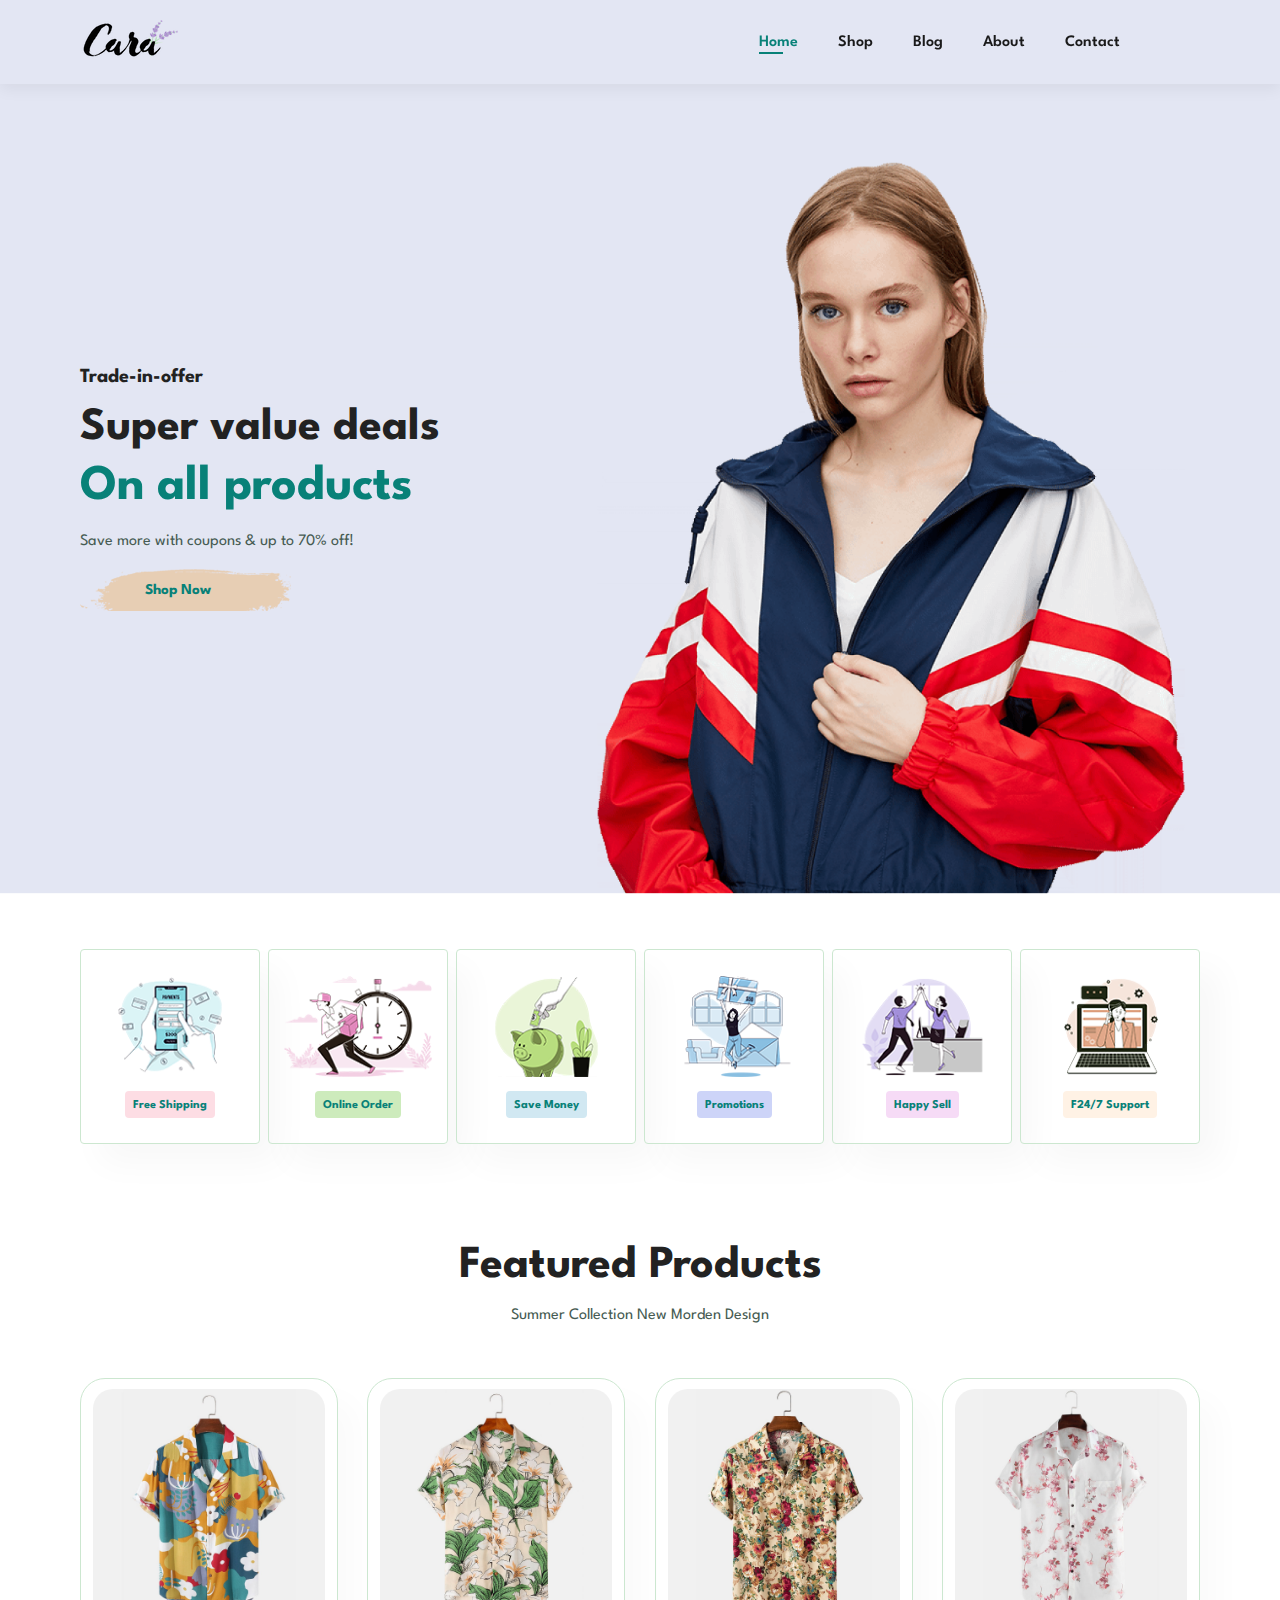
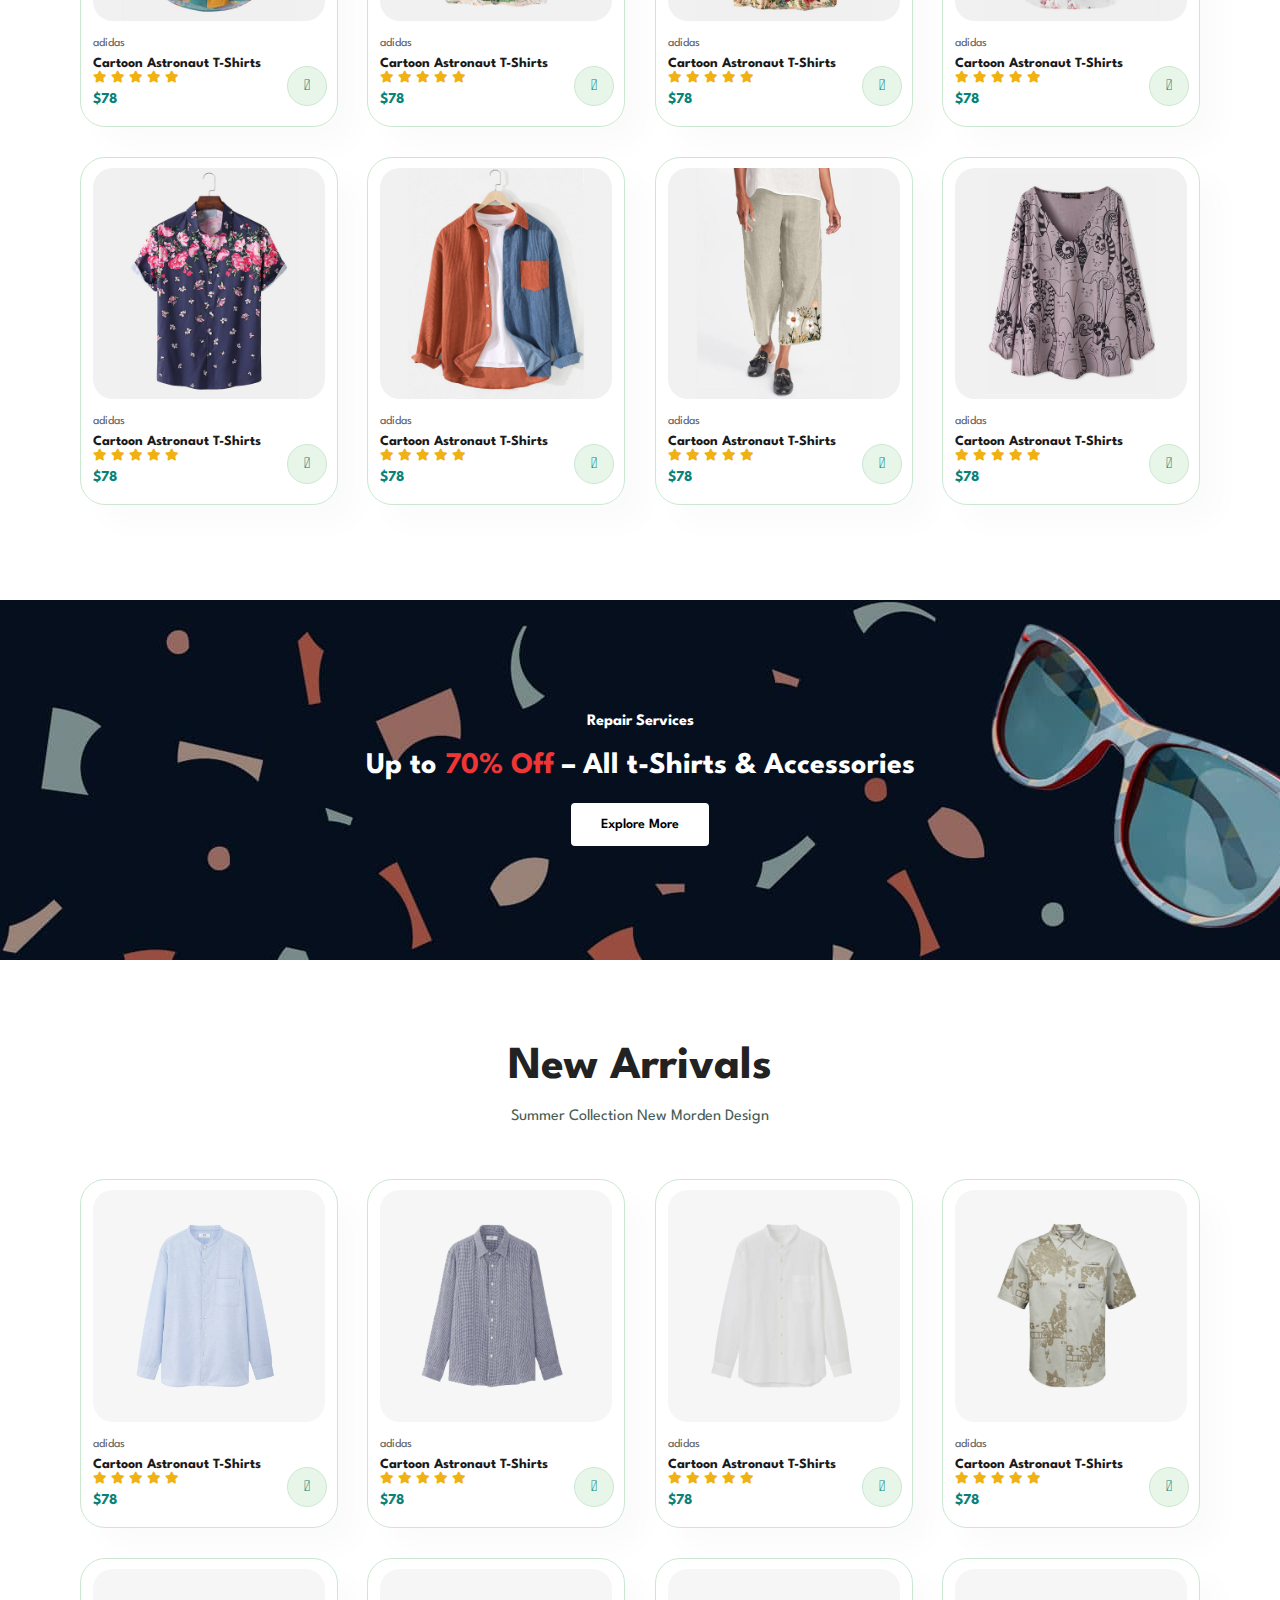
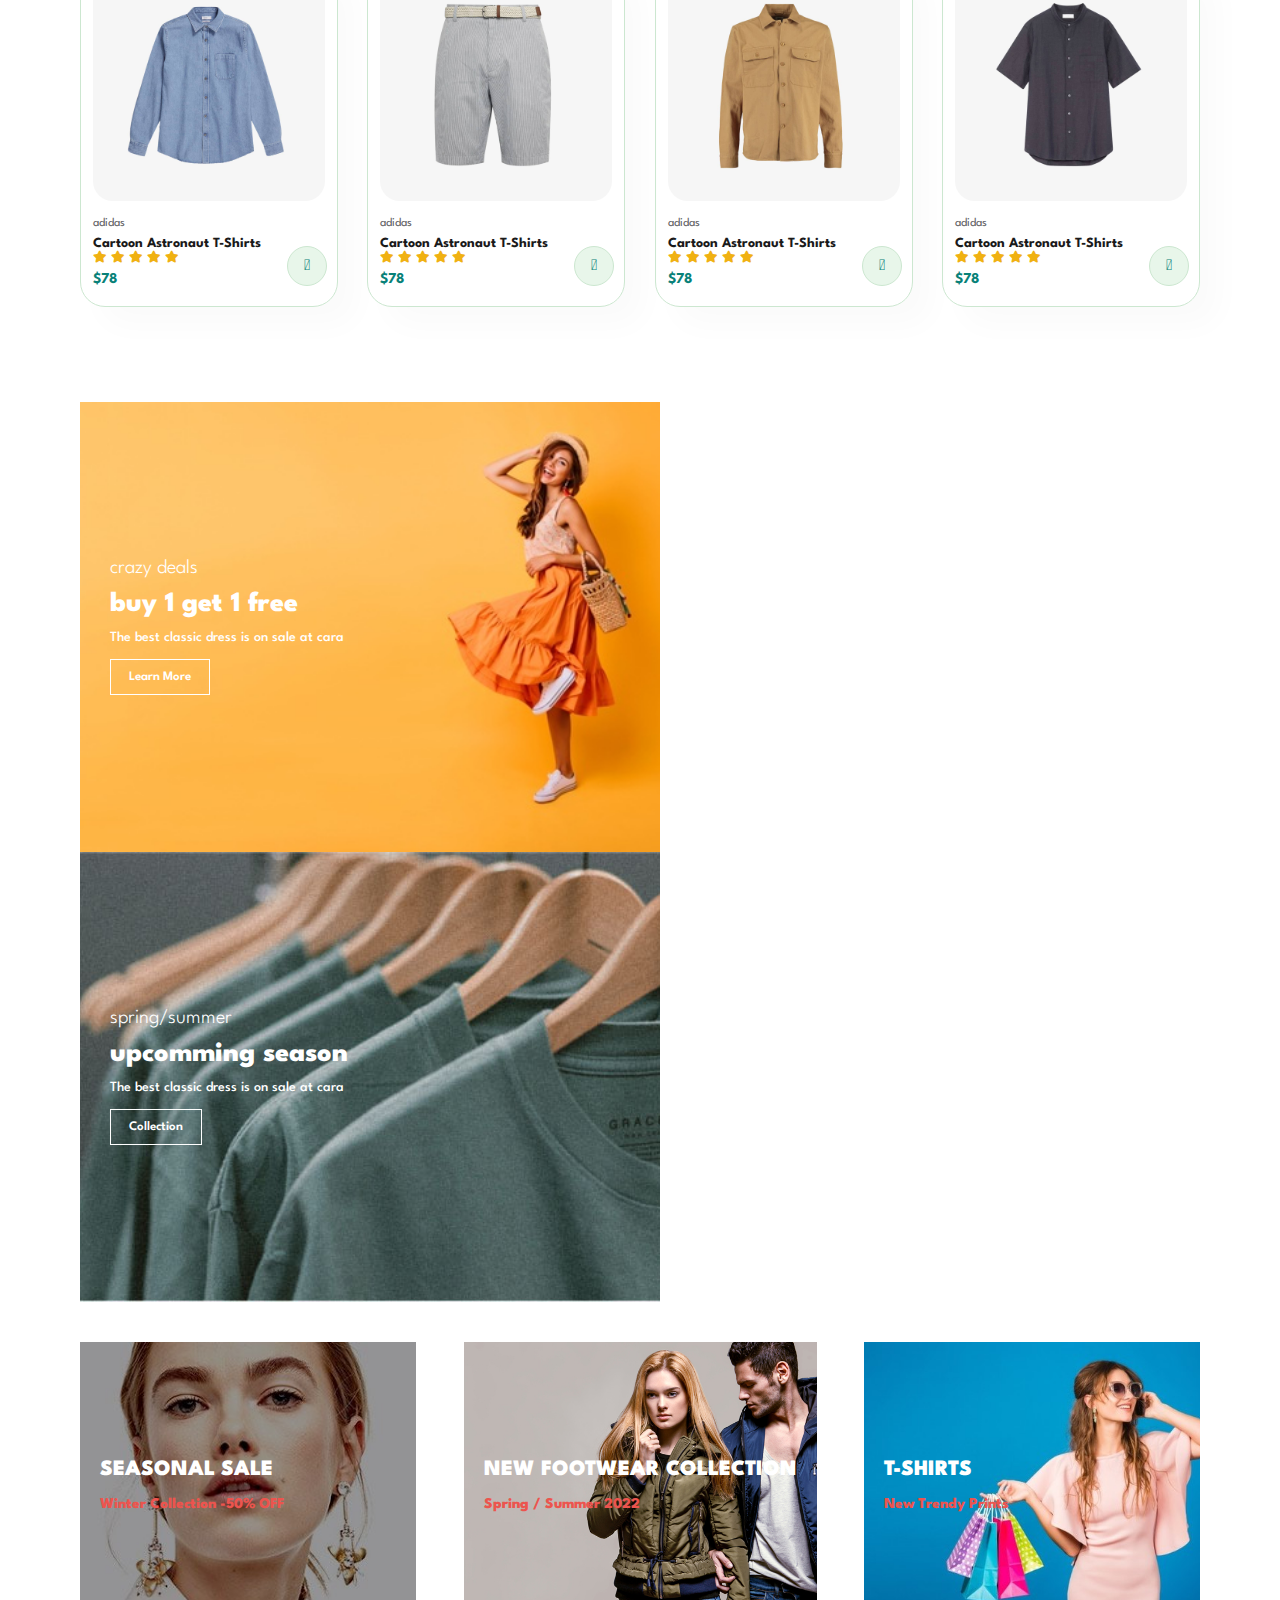
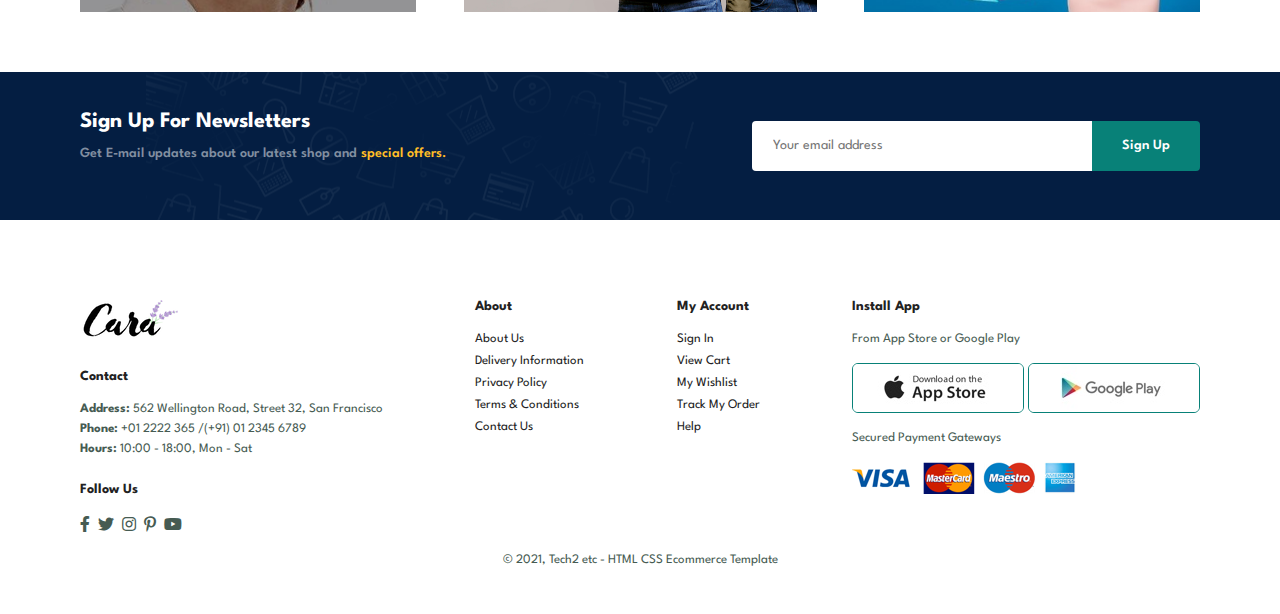
<file: index.html>
<!DOCTYPE html>
<html lang="en">

<head>
    <meta charset="UTF-8">
    <meta http-equiv="X-UA-Compatible" content="IE=edge">
    <meta name="viewport" content="width=device-width, initial-scale=1.0">
    <title>Tech2etc Ecommerce Tutorial</title>
    <link rel="stylesheet" href="https://pro.fontawesome.com/releases/v5.10.0/css/all.css" />

    <link rel="stylesheet" href="style.css">
</head>

<body>

    <section id="header">
        <a href="#"><img src="img/logo.png" class="logo" alt=""></a>

        <div>
            <ul id="navbar">
                <li><a class="active" href="index.html">Home</a></li>
                <li><a href="shop.html">Shop</a></li>
                <li><a href="blog.html">Blog</a></li>
                <li><a href="about.html">About</a></li>
                <li><a href="contact.html">Contact</a></li>
                <li id="lg-bag"><a href="cart.html"><i class="far fa-shopping-bag"></i></a></li>
                <a href="#" id="close"><i class="far fa-times"></i></a>
            </ul>
        </div>
        <div id="mobile">
            <a href="cart.html"><i class="far fa-shopping-bag"></i></a>
            <i id="bar" class="fas fa-outdent"></i>
        </div>
    </section>

    <section id="hero">
        <h4>Trade-in-offer</h4>
        <h2>Super value deals</h2>
        <h1>On all products</h1>
        <p>Save more with coupons & up to 70% off! </p>
        <button>Shop Now</button>
    </section>

    <section id="feature" class="section-p1">
        <div class="fe-box">
            <img src="img/features/f1.png" alt="">
            <h6>Free Shipping</h6>
        </div>
        <div class="fe-box">
            <img src="img/features/f2.png" alt="">
            <h6>Online Order</h6>
        </div>
        <div class="fe-box">
            <img src="img/features/f3.png" alt="">
            <h6>Save Money</h6>
        </div>
        <div class="fe-box">
            <img src="img/features/f4.png" alt="">
            <h6>Promotions</h6>
        </div>
        <div class="fe-box">
            <img src="img/features/f5.png" alt="">
            <h6>Happy Sell</h6>
        </div>
        <div class="fe-box">
            <img src="img/features/f6.png" alt="">
            <h6>F24/7 Support</h6>
        </div>
    </section>

    <section id="product1" class="section-p1">
        <h2>Featured Products</h2>
        <p>Summer Collection New Morden Design</p>
        <div class="pro-container">
            <div class="pro">
                <img src="img/products/f1.jpg" alt="">
                <div class="des">
                    <span>adidas</span>
                    <h5>Cartoon Astronaut T-Shirts</h5>
                    <div class="star">
                        <i class="fas fa-star"></i>
                        <i class="fas fa-star"></i>
                        <i class="fas fa-star"></i>
                        <i class="fas fa-star"></i>
                        <i class="fas fa-star"></i>
                    </div>
                    <h4>$78</h4>
                </div>
                <a href="#"><i class="fal fa-shopping-cart cart"></i></a>
            </div>
            <div class="pro">
                <img src="img/products/f2.jpg" alt="">
                <div class="des">
                    <span>adidas</span>
                    <h5>Cartoon Astronaut T-Shirts</h5>
                    <div class="star">
                        <i class="fas fa-star"></i>
                        <i class="fas fa-star"></i>
                        <i class="fas fa-star"></i>
                        <i class="fas fa-star"></i>
                        <i class="fas fa-star"></i>
                    </div>
                    <h4>$78</h4>
                </div>
                <a href="#"><i class="fal fa-shopping-cart cart"></i></a>
            </div>
            <div class="pro">
                <img src="img/products/f3.jpg" alt="">
                <div class="des">
                    <span>adidas</span>
                    <h5>Cartoon Astronaut T-Shirts</h5>
                    <div class="star">
                        <i class="fas fa-star"></i>
                        <i class="fas fa-star"></i>
                        <i class="fas fa-star"></i>
                        <i class="fas fa-star"></i>
                        <i class="fas fa-star"></i>
                    </div>
                    <h4>$78</h4>
                </div>
                <a href="#"><i class="fal fa-shopping-cart cart"></i></a>
            </div>
            <div class="pro">
                <img src="img/products/f4.jpg" alt="">
                <div class="des">
                    <span>adidas</span>
                    <h5>Cartoon Astronaut T-Shirts</h5>
                    <div class="star">
                        <i class="fas fa-star"></i>
                        <i class="fas fa-star"></i>
                        <i class="fas fa-star"></i>
                        <i class="fas fa-star"></i>
                        <i class="fas fa-star"></i>
                    </div>
                    <h4>$78</h4>
                </div>
                <a href="#"><i class="fal fa-shopping-cart cart"></i></a>
            </div>
            <div class="pro">
                <img src="img/products/f5.jpg" alt="">
                <div class="des">
                    <span>adidas</span>
                    <h5>Cartoon Astronaut T-Shirts</h5>
                    <div class="star">
                        <i class="fas fa-star"></i>
                        <i class="fas fa-star"></i>
                        <i class="fas fa-star"></i>
                        <i class="fas fa-star"></i>
                        <i class="fas fa-star"></i>
                    </div>
                    <h4>$78</h4>
                </div>
                <a href="#"><i class="fal fa-shopping-cart cart"></i></a>
            </div>
            <div class="pro">
                <img src="img/products/f6.jpg" alt="">
                <div class="des">
                    <span>adidas</span>
                    <h5>Cartoon Astronaut T-Shirts</h5>
                    <div class="star">
                        <i class="fas fa-star"></i>
                        <i class="fas fa-star"></i>
                        <i class="fas fa-star"></i>
                        <i class="fas fa-star"></i>
                        <i class="fas fa-star"></i>
                    </div>
                    <h4>$78</h4>
                </div>
                <a href="#"><i class="fal fa-shopping-cart cart"></i></a>
            </div>
            <div class="pro">
                <img src="img/products/f7.jpg" alt="">
                <div class="des">
                    <span>adidas</span>
                    <h5>Cartoon Astronaut T-Shirts</h5>
                    <div class="star">
                        <i class="fas fa-star"></i>
                        <i class="fas fa-star"></i>
                        <i class="fas fa-star"></i>
                        <i class="fas fa-star"></i>
                        <i class="fas fa-star"></i>
                    </div>
                    <h4>$78</h4>
                </div>
                <a href="#"><i class="fal fa-shopping-cart cart"></i></a>
            </div>
            <div class="pro">
                <img src="img/products/f8.jpg" alt="">
                <div class="des">
                    <span>adidas</span>
                    <h5>Cartoon Astronaut T-Shirts</h5>
                    <div class="star">
                        <i class="fas fa-star"></i>
                        <i class="fas fa-star"></i>
                        <i class="fas fa-star"></i>
                        <i class="fas fa-star"></i>
                        <i class="fas fa-star"></i>
                    </div>
                    <h4>$78</h4>
                </div>
                <a href="#"><i class="fal fa-shopping-cart cart"></i></a>
            </div>
        </div>
    </section>

    <section id="banner" class="section-m1">
        <h4>Repair Services </h4>
        <h2>Up to <span>70% Off</span> – All t-Shirts & Accessories</h2>
        <button class="normal">Explore More</button>
    </section>

    <section id="product1" class="section-p1">
        <h2>New Arrivals</h2>
        <p>Summer Collection New Morden Design</p>
        <div class="pro-container">
            <div class="pro">
                <img src="img/products/n1.jpg" alt="">
                <div class="des">
                    <span>adidas</span>
                    <h5>Cartoon Astronaut T-Shirts</h5>
                    <div class="star">
                        <i class="fas fa-star"></i>
                        <i class="fas fa-star"></i>
                        <i class="fas fa-star"></i>
                        <i class="fas fa-star"></i>
                        <i class="fas fa-star"></i>
                    </div>
                    <h4>$78</h4>
                </div>
                <a href="#"><i class="fal fa-shopping-cart cart"></i></a>
            </div>
            <div class="pro">
                <img src="img/products/n2.jpg" alt="">
                <div class="des">
                    <span>adidas</span>
                    <h5>Cartoon Astronaut T-Shirts</h5>
                    <div class="star">
                        <i class="fas fa-star"></i>
                        <i class="fas fa-star"></i>
                        <i class="fas fa-star"></i>
                        <i class="fas fa-star"></i>
                        <i class="fas fa-star"></i>
                    </div>
                    <h4>$78</h4>
                </div>
                <a href="#"><i class="fal fa-shopping-cart cart"></i></a>
            </div>
            <div class="pro">
                <img src="img/products/n3.jpg" alt="">
                <div class="des">
                    <span>adidas</span>
                    <h5>Cartoon Astronaut T-Shirts</h5>
                    <div class="star">
                        <i class="fas fa-star"></i>
                        <i class="fas fa-star"></i>
                        <i class="fas fa-star"></i>
                        <i class="fas fa-star"></i>
                        <i class="fas fa-star"></i>
                    </div>
                    <h4>$78</h4>
                </div>
                <a href="#"><i class="fal fa-shopping-cart cart"></i></a>
            </div>
            <div class="pro">
                <img src="img/products/n4.jpg" alt="">
                <div class="des">
                    <span>adidas</span>
                    <h5>Cartoon Astronaut T-Shirts</h5>
                    <div class="star">
                        <i class="fas fa-star"></i>
                        <i class="fas fa-star"></i>
                        <i class="fas fa-star"></i>
                        <i class="fas fa-star"></i>
                        <i class="fas fa-star"></i>
                    </div>
                    <h4>$78</h4>
                </div>
                <a href="#"><i class="fal fa-shopping-cart cart"></i></a>
            </div>
            <div class="pro">
                <img src="img/products/n5.jpg" alt="">
                <div class="des">
                    <span>adidas</span>
                    <h5>Cartoon Astronaut T-Shirts</h5>
                    <div class="star">
                        <i class="fas fa-star"></i>
                        <i class="fas fa-star"></i>
                        <i class="fas fa-star"></i>
                        <i class="fas fa-star"></i>
                        <i class="fas fa-star"></i>
                    </div>
                    <h4>$78</h4>
                </div>
                <a href="#"><i class="fal fa-shopping-cart cart"></i></a>
            </div>
            <div class="pro">
                <img src="img/products/n6.jpg" alt="">
                <div class="des">
                    <span>adidas</span>
                    <h5>Cartoon Astronaut T-Shirts</h5>
                    <div class="star">
                        <i class="fas fa-star"></i>
                        <i class="fas fa-star"></i>
                        <i class="fas fa-star"></i>
                        <i class="fas fa-star"></i>
                        <i class="fas fa-star"></i>
                    </div>
                    <h4>$78</h4>
                </div>
                <a href="#"><i class="fal fa-shopping-cart cart"></i></a>
            </div>
            <div class="pro">
                <img src="img/products/n7.jpg" alt="">
                <div class="des">
                    <span>adidas</span>
                    <h5>Cartoon Astronaut T-Shirts</h5>
                    <div class="star">
                        <i class="fas fa-star"></i>
                        <i class="fas fa-star"></i>
                        <i class="fas fa-star"></i>
                        <i class="fas fa-star"></i>
                        <i class="fas fa-star"></i>
                    </div>
                    <h4>$78</h4>
                </div>
                <a href="#"><i class="fal fa-shopping-cart cart"></i></a>
            </div>
            <div class="pro">
                <img src="img/products/n8.jpg" alt="">
                <div class="des">
                    <span>adidas</span>
                    <h5>Cartoon Astronaut T-Shirts</h5>
                    <div class="star">
                        <i class="fas fa-star"></i>
                        <i class="fas fa-star"></i>
                        <i class="fas fa-star"></i>
                        <i class="fas fa-star"></i>
                        <i class="fas fa-star"></i>
                    </div>
                    <h4>$78</h4>
                </div>
                <a href="#"><i class="fal fa-shopping-cart cart"></i></a>
            </div>
        </div>
    </section>

    <section id="sm-banner" class="section-p1">
        <div class="banner-box">
            <h4>crazy deals</h4>
            <h2>buy 1 get 1 free</h2>
            <span>The best classic dress is on sale at cara</span>
            <button class="white">Learn More</button>
        </div>
        <div class="banner-box banner-box2">
            <h4>spring/summer</h4>
            <h2>upcomming season</h2>
            <span>The best classic dress is on sale at cara</span>
            <button class="white">Collection</button>
        </div>
    </section>

    <section id="banner3">
        <div class="banner-box">
            <h2>SEASONAL SALE</h2>
            <h3>Winter Collection -50% OFF</h3>
        </div>
        <div class="banner-box banner-box2">
            <h2>NEW FOOTWEAR COLLECTION </h2>
            <h3>Spring / Summer 2022</h3>
        </div>
        <div class="banner-box banner-box3">
            <h2>T-SHIRTS</h2>
            <h3>New Trendy Prints</h3>
        </div>
    </section>

    <section id="newsletter" class="section-p1 section-m1">
        <div class="newstext">
            <h4>Sign Up For Newsletters</h4>
            <p>Get E-mail updates about our latest shop and <span>special offers.</span> </p>
        </div>
        <div class="form">
            <input type="text" placeholder="Your email address">
            <button class="normal">Sign Up</button>
        </div>
    </section>

    <footer class="section-p1">
        <div class="col">
            <img class="logo" src="img/logo.png" alt="">
            <h4>Contact</h4>
            <p><strong>Address: </strong> 562 Wellington Road, Street 32, San Francisco</p>
            <p><strong>Phone:</strong> +01 2222 365 /(+91) 01 2345 6789</p>
            <p><strong>Hours:</strong> 10:00 - 18:00, Mon - Sat</p>
            <div class="follow">
                <h4>Follow Us</h4>
                <div class="icon">
                    <i class="fab fa-facebook-f"></i>
                    <i class="fab fa-twitter"></i>
                    <i class="fab fa-instagram"></i>
                    <i class="fab fa-pinterest-p"></i>
                    <i class="fab fa-youtube"></i>
                </div>
            </div>
        </div>

        <div class="col">
            <h4>About</h4>
            <a href="#">About Us</a>
            <a href="#">Delivery Information</a>
            <a href="#">Privacy Policy</a>
            <a href="#">Terms & Conditions</a>
            <a href="#">Contact Us</a>
        </div>

        <div class="col">
            <h4>My Account</h4>
            <a href="#">Sign In</a>
            <a href="#">View Cart</a>
            <a href="#">My Wishlist</a>
            <a href="#">Track My Order</a>
            <a href="#">Help</a>
        </div>

        <div class="col install">
            <h4>Install App</h4>
            <p>From App Store or Google Play</p>
            <div class="row">
                <img src="img/pay/app.jpg" alt="">
                <img src="img/pay/play.jpg" alt="">
            </div>
            <p>Secured Payment Gateways </p>
            <img src="img/pay/pay.png" alt="">
        </div>

        <div class="copyright">
            <p>© 2021, Tech2 etc - HTML CSS Ecommerce Template</p>
        </div>
    </footer>


    <script src="script.js"></script>
</body>

</html>
</file>
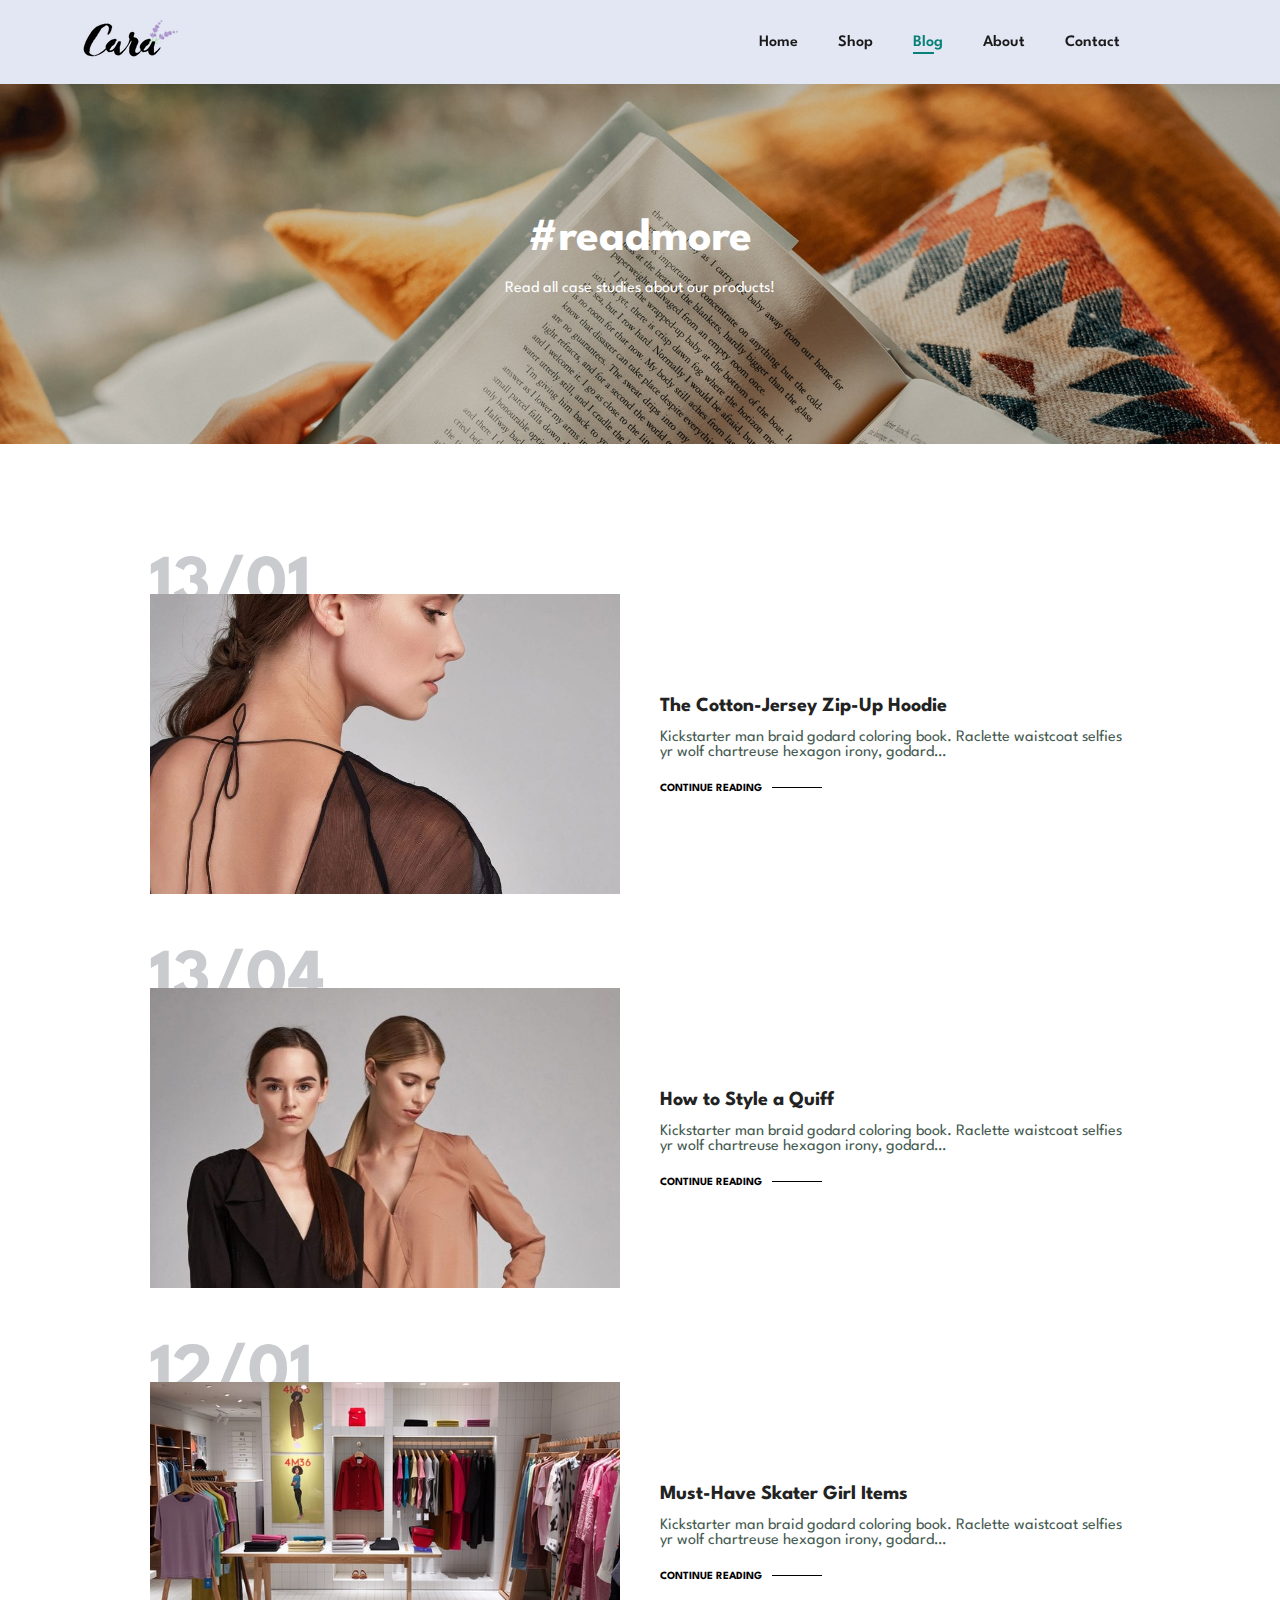
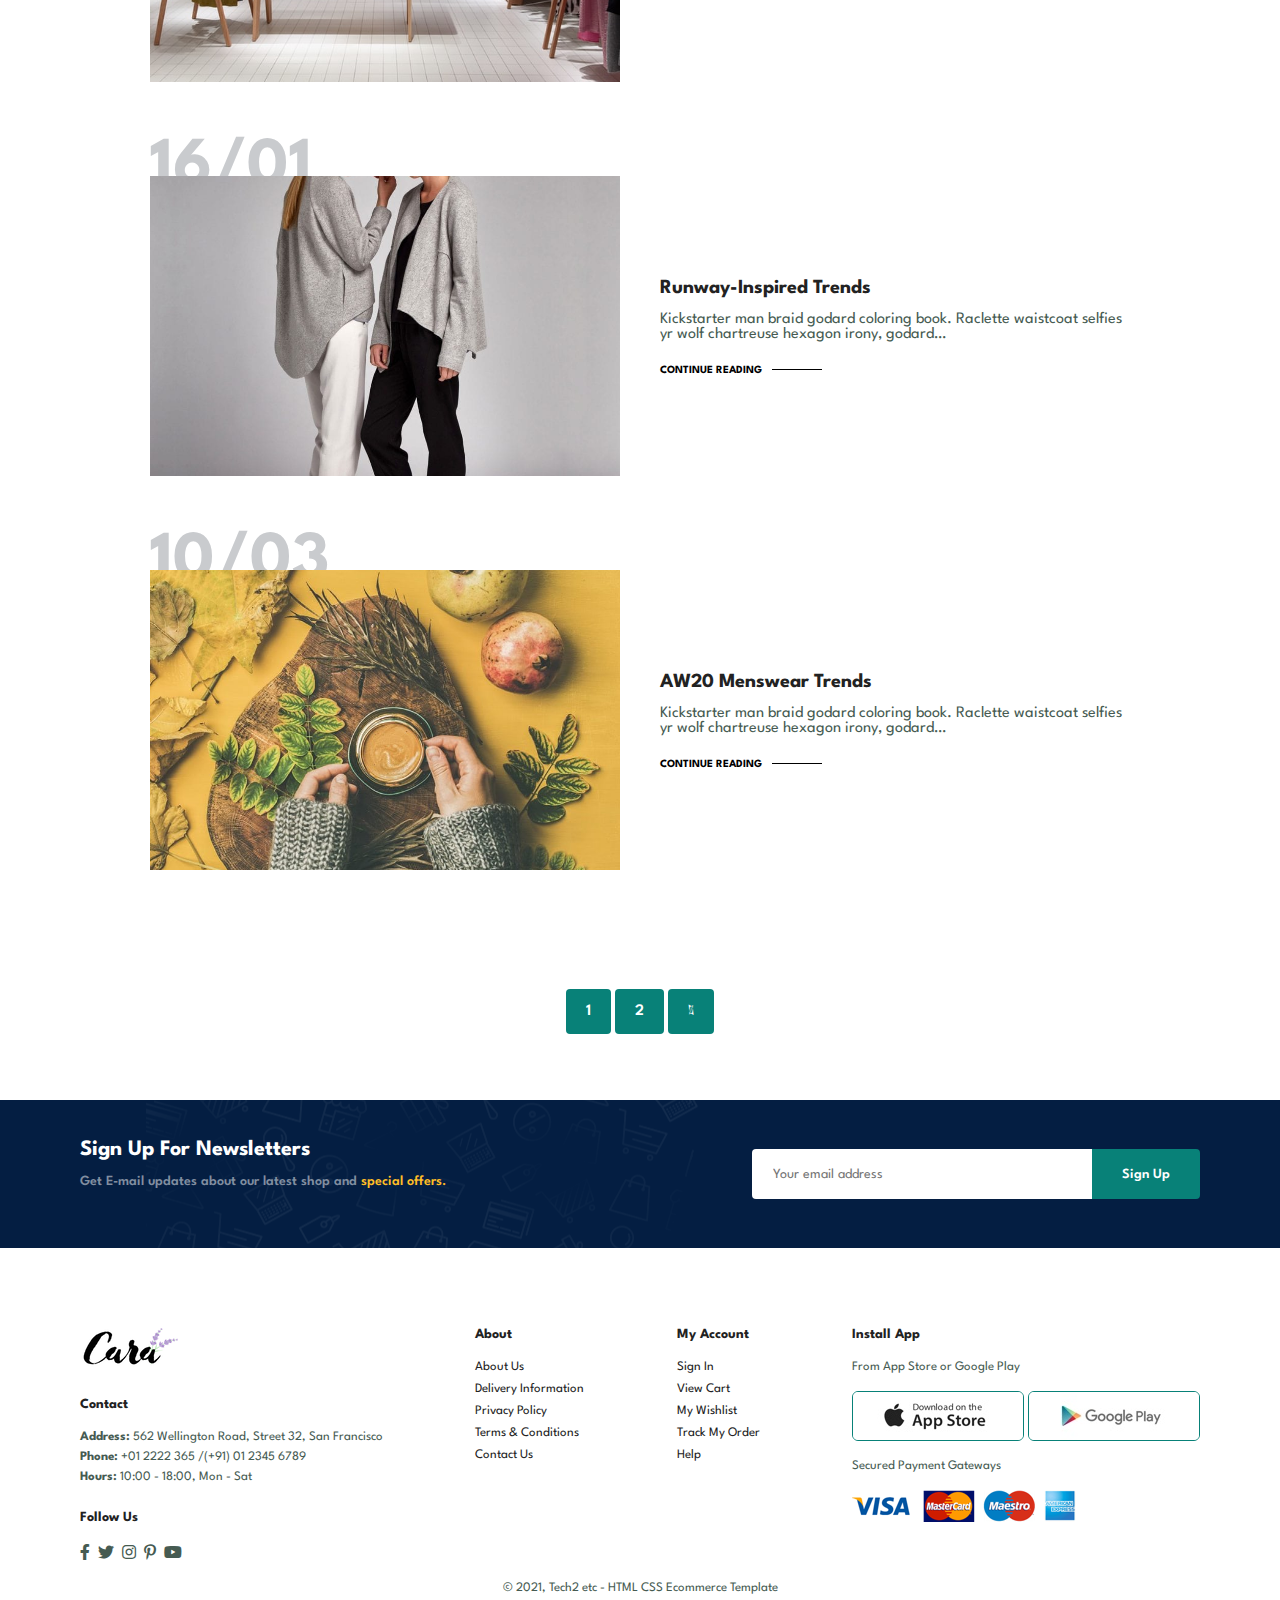
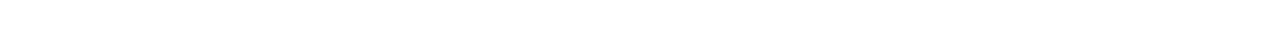
<file: blog.html>
<!DOCTYPE html>
<html lang="en">

<head>
    <meta charset="UTF-8">
    <meta http-equiv="X-UA-Compatible" content="IE=edge">
    <meta name="viewport" content="width=device-width, initial-scale=1.0">
    <title>Tech2etc Ecommerce Tutorial</title>
    <link rel="stylesheet" href="https://pro.fontawesome.com/releases/v5.10.0/css/all.css" />

    <link rel="stylesheet" href="style.css">
</head>

<body>

    <section id="header">
        <a href="#"><img src="img/logo.png" class="logo" alt=""></a>

        <div>
            <ul id="navbar">
                <li><a href="index.html">Home</a></li>
                <li><a href="shop.html">Shop</a></li>
                <li><a class="active" href="blog.html">Blog</a></li>
                <li><a href="about.html">About</a></li>
                <li><a href="contact.html">Contact</a></li>
                <li id="lg-bag"><a href="cart.html"><i class="far fa-shopping-bag"></i></a></li>
                <a href="#" id="close"><i class="far fa-times"></i></a>
            </ul>
        </div>
        <div id="mobile">
            <a href="cart.html"><i class="far fa-shopping-bag"></i></a>
            <i id="bar" class="fas fa-outdent"></i>
        </div>
    </section>

    <section id="page-header" class="blog-header">

        <h2>#readmore</h2>

        <p>Read all case studies about our products! </p>

    </section>

    <section id="blog">
        <div class="blog-box">
            <div class="blog-img">
                <img src="img/blog/b1.jpg" alt="">
            </div>
            <div class="blog-details">
                <h4>The Cotton-Jersey Zip-Up Hoodie</h4>
                <p>Kickstarter man braid godard coloring book. Raclette waistcoat selfies yr wolf chartreuse hexagon irony, godard…</p>
                <a href="#">CONTINUE READING</a>
            </div>
            <h1>13/01</h1>
        </div>
        <div class="blog-box">
            <div class="blog-img">
                <img src="img/blog/b2.jpg" alt="">
            </div>
            <div class="blog-details">
                <h4>How to Style a Quiff</h4>
                <p>Kickstarter man braid godard coloring book. Raclette waistcoat selfies yr wolf chartreuse hexagon irony, godard…</p>
                <a href="#">CONTINUE READING</a>
            </div>
            <h1>13/04</h1>
        </div>
        <div class="blog-box">
            <div class="blog-img">
                <img src="img/blog/b3.jpg" alt="">
            </div>
            <div class="blog-details">
                <h4>Must-Have Skater Girl Items</h4>
                <p>Kickstarter man braid godard coloring book. Raclette waistcoat selfies yr wolf chartreuse hexagon irony, godard…</p>
                <a href="#">CONTINUE READING</a>
            </div>
            <h1>12/01</h1>
        </div>
        <div class="blog-box">
            <div class="blog-img">
                <img src="img/blog/b4.jpg" alt="">
            </div>
            <div class="blog-details">
                <h4>Runway-Inspired Trends</h4>
                <p>Kickstarter man braid godard coloring book. Raclette waistcoat selfies yr wolf chartreuse hexagon irony, godard…</p>
                <a href="#">CONTINUE READING</a>
            </div>
            <h1>16/01</h1>
        </div>
        <div class="blog-box">
            <div class="blog-img">
                <img src="img/blog/b6.jpg" alt="">
            </div>
            <div class="blog-details">
                <h4>AW20 Menswear Trends</h4>
                <p>Kickstarter man braid godard coloring book. Raclette waistcoat selfies yr wolf chartreuse hexagon irony, godard…</p>
                <a href="#">CONTINUE READING</a>
            </div>
            <h1>10/03</h1>
        </div>
    </section>

    <section id="pagination" class="section-p1">
        <a href="#">1</a>
        <a href="#">2</a>
        <a href="#"><i class="fal fa-long-arrow-alt-right"></i></a>
    </section>

    <section id="newsletter" class="section-p1 section-m1">
        <div class="newstext">
            <h4>Sign Up For Newsletters</h4>
            <p>Get E-mail updates about our latest shop and <span>special offers.</span> </p>
        </div>
        <div class="form">
            <input type="text" placeholder="Your email address">
            <button class="normal">Sign Up</button>
        </div>
    </section>

    <footer class="section-p1">
        <div class="col">
            <img class="logo" src="img/logo.png" alt="">
            <h4>Contact</h4>
            <p><strong>Address: </strong> 562 Wellington Road, Street 32, San Francisco</p>
            <p><strong>Phone:</strong> +01 2222 365 /(+91) 01 2345 6789</p>
            <p><strong>Hours:</strong> 10:00 - 18:00, Mon - Sat</p>
            <div class="follow">
                <h4>Follow Us</h4>
                <div class="icon">
                    <i class="fab fa-facebook-f"></i>
                    <i class="fab fa-twitter"></i>
                    <i class="fab fa-instagram"></i>
                    <i class="fab fa-pinterest-p"></i>
                    <i class="fab fa-youtube"></i>
                </div>
            </div>
        </div>

        <div class="col">
            <h4>About</h4>
            <a href="#">About Us</a>
            <a href="#">Delivery Information</a>
            <a href="#">Privacy Policy</a>
            <a href="#">Terms & Conditions</a>
            <a href="#">Contact Us</a>
        </div>

        <div class="col">
            <h4>My Account</h4>
            <a href="#">Sign In</a>
            <a href="#">View Cart</a>
            <a href="#">My Wishlist</a>
            <a href="#">Track My Order</a>
            <a href="#">Help</a>
        </div>

        <div class="col install">
            <h4>Install App</h4>
            <p>From App Store or Google Play</p>
            <div class="row">
                <img src="img/pay/app.jpg" alt="">
                <img src="img/pay/play.jpg" alt="">
            </div>
            <p>Secured Payment Gateways </p>
            <img src="img/pay/pay.png" alt="">
        </div>

        <div class="copyright">
            <p>© 2021, Tech2 etc - HTML CSS Ecommerce Template</p>
        </div>
    </footer>


    <script src="script.js"></script>
</body>

</html>
</file>
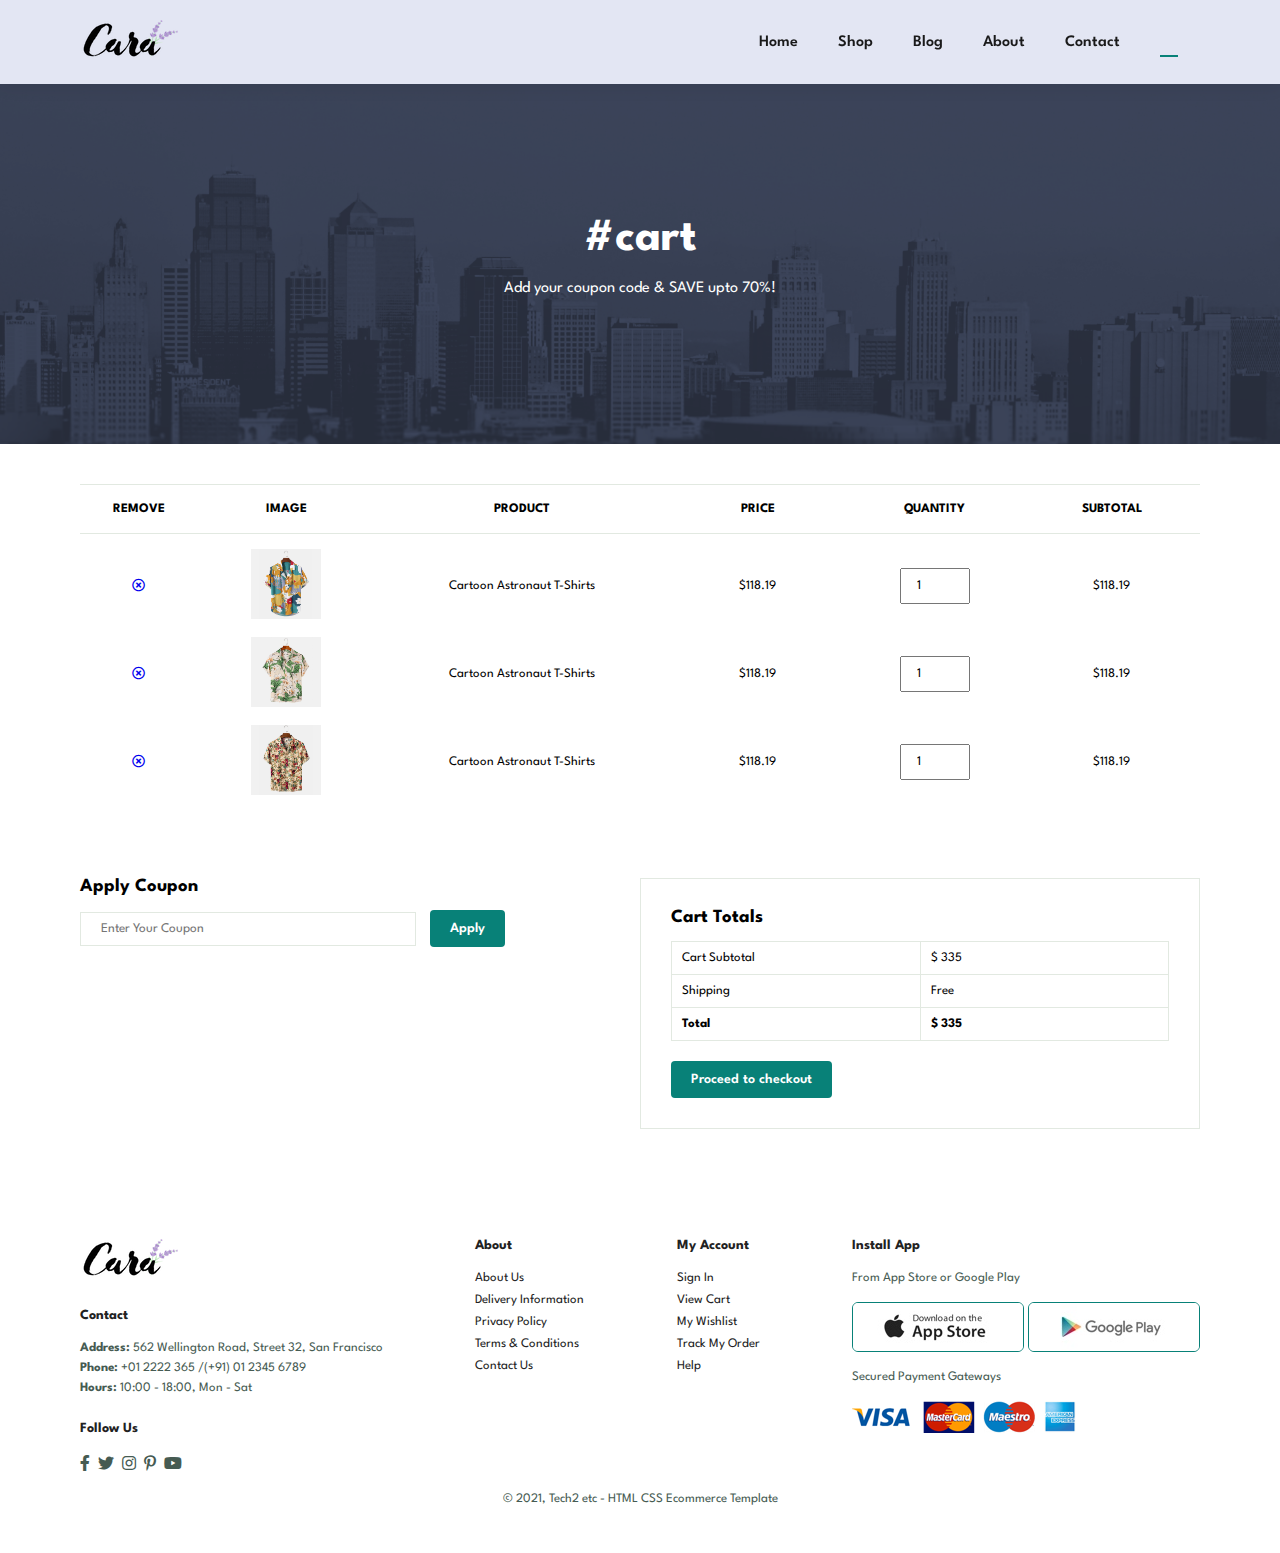
<file: cart.html>
<!DOCTYPE html>
<html lang="en">

<head>
    <meta charset="UTF-8">
    <meta http-equiv="X-UA-Compatible" content="IE=edge">
    <meta name="viewport" content="width=device-width, initial-scale=1.0">
    <title>Document</title>

    <link rel="stylesheet" href="https://pro.fontawesome.com/releases/v5.10.0/css/all.css" />

    <link rel="stylesheet" href="style.css">
</head>

<body>

    <section id="header">
        <a href="#"><img src="img/logo.png" class="logo" alt=""></a>
        <div>
            <ul id="navbar">
                <li><a href="index.html">Home</a></li>
                <li><a href="shop.html">Shop</a></li>
                <li><a href="blog.html">Blog</a></li>
                <li><a href="about.html">About</a></li>
                <li><a href="contact.html">Contact</a></li>
                <li id="lg-bag"><a href="#" class="active"><i class="far fa-shopping-bag"></i></a></li>
                <a id="close" href="#"><i class="far fa-times"></i></a>
            </ul>
        </div>
        <div id="mobile">
            <a href="cart.html"><i class="far fa-shopping-bag"></i></a>
            <i id="bar" class="fas fa-outdent"></i>

        </div>
    </section>

    <section id="page-header" class="about-header">

        <h2>#cart</h2>
        <p>Add your coupon code & SAVE upto 70%!</p>

    </section>

    <section id="cart" class="section-p1">
        <table width="100%">
            <thead>
                <tr>
                    <td>Remove</td>
                    <td>Image</td>
                    <td>Product</td>
                    <td>Price</td>
                    <td>Quantity</td>
                    <td>Subtotal</td>
                </tr>
            </thead>

            <tbody>
                <tr>
                    <td><a href="#"><i class="far fa-times-circle"></i></a></td>
                    <td><img src="img/products/f1.jpg" alt=""></td>
                    <td>Cartoon Astronaut T-Shirts</td>
                    <td>$118.19</td>
                    <td><input type="number" value="1" name="" id=""></td>
                    <td>$118.19</td>
                </tr>
                <tr>
                    <td><a href="#"><i class="far fa-times-circle"></i></a></td>
                    <td><img src="img/products/f2.jpg" alt=""></td>
                    <td>Cartoon Astronaut T-Shirts</td>
                    <td>$118.19</td>
                    <td><input type="number" value="1" name="" id=""></td>
                    <td>$118.19</td>
                </tr>
                <tr>
                    <td><a href="#"><i class="far fa-times-circle"></i></a></td>
                    <td><img src="img/products/f3.jpg" alt=""></td>
                    <td>Cartoon Astronaut T-Shirts</td>
                    <td>$118.19</td>
                    <td><input type="number" value="1" name="" id=""></td>
                    <td>$118.19</td>
                </tr>
            </tbody>
        </table>
    </section>

    <section id="cart-add" class="section-p1">
        <div id="cuopon">
            <h3>Apply Coupon</h3>
            <div>
                <input type="text" name="" id="" placeholder="Enter Your Coupon">
                <button class="normal">Apply</button>
            </div>
        </div>

        <div id="subtotal">
            <h3>Cart Totals</h3>
            <table>
                <tr>
                    <td>Cart Subtotal</td>
                    <td>$ 335</td>
                </tr>
                <tr>
                    <td>Shipping</td>
                    <td>Free</td>
                </tr>
                <tr>
                    <td><strong>Total</strong></td>
                    <td><strong>$ 335</strong></td>
                </tr>
            </table>
            <button class="normal">Proceed to checkout</button>
        </div>
    </section>


    <footer class="section-p1">
        <div class="col">
            <img class="logo" src="img/logo.png" alt="">
            <h4>Contact</h4>
            <p><strong>Address:</strong> 562 Wellington Road, Street 32, San Francisco</p>
            <p><strong>Phone:</strong> +01 2222 365 /(+91) 01 2345 6789</p>
            <p><strong>Hours:</strong> 10:00 - 18:00, Mon - Sat</p>
            <div class="follow">
                <h4>Follow Us</h4>
                <div class="icon">
                    <i class="fab fa-facebook-f"></i>
                    <i class="fab fa-twitter"></i>
                    <i class="fab fa-instagram"></i>
                    <i class="fab fa-pinterest-p"></i>
                    <i class="fab fa-youtube"></i>
                </div>
            </div>
        </div>
        <div class="col">
            <h4>About</h4>
            <a href="#">About Us</a>
            <a href="#">Delivery Information</a>
            <a href="#">Privacy Policy</a>
            <a href="#">Terms & Conditions</a>
            <a href="#">Contact Us</a>
        </div>
        <div class="col">
            <h4>My Account</h4>
            <a href="#">Sign In</a>
            <a href="#">View Cart</a>
            <a href="#">My Wishlist</a>
            <a href="#">Track My Order</a>
            <a href="#">Help</a>
        </div>
        <div class="col install">
            <h4>Install App</h4>
            <p>From App Store or Google Play </p>
            <div class="row">
                <img src="img/pay/app.jpg" alt="">
                <img src="img/pay/play.jpg" alt="">
            </div>
            <p>Secured Payment Gateways </p>
            <img src="img/pay/pay.png" alt="">
        </div>

        <div class="copyright">
            <p>© 2021, Tech2 etc - HTML CSS Ecommerce Template</p>
        </div>
    </footer>


    <script src="script.js"></script>

</body>

</html>
</file>
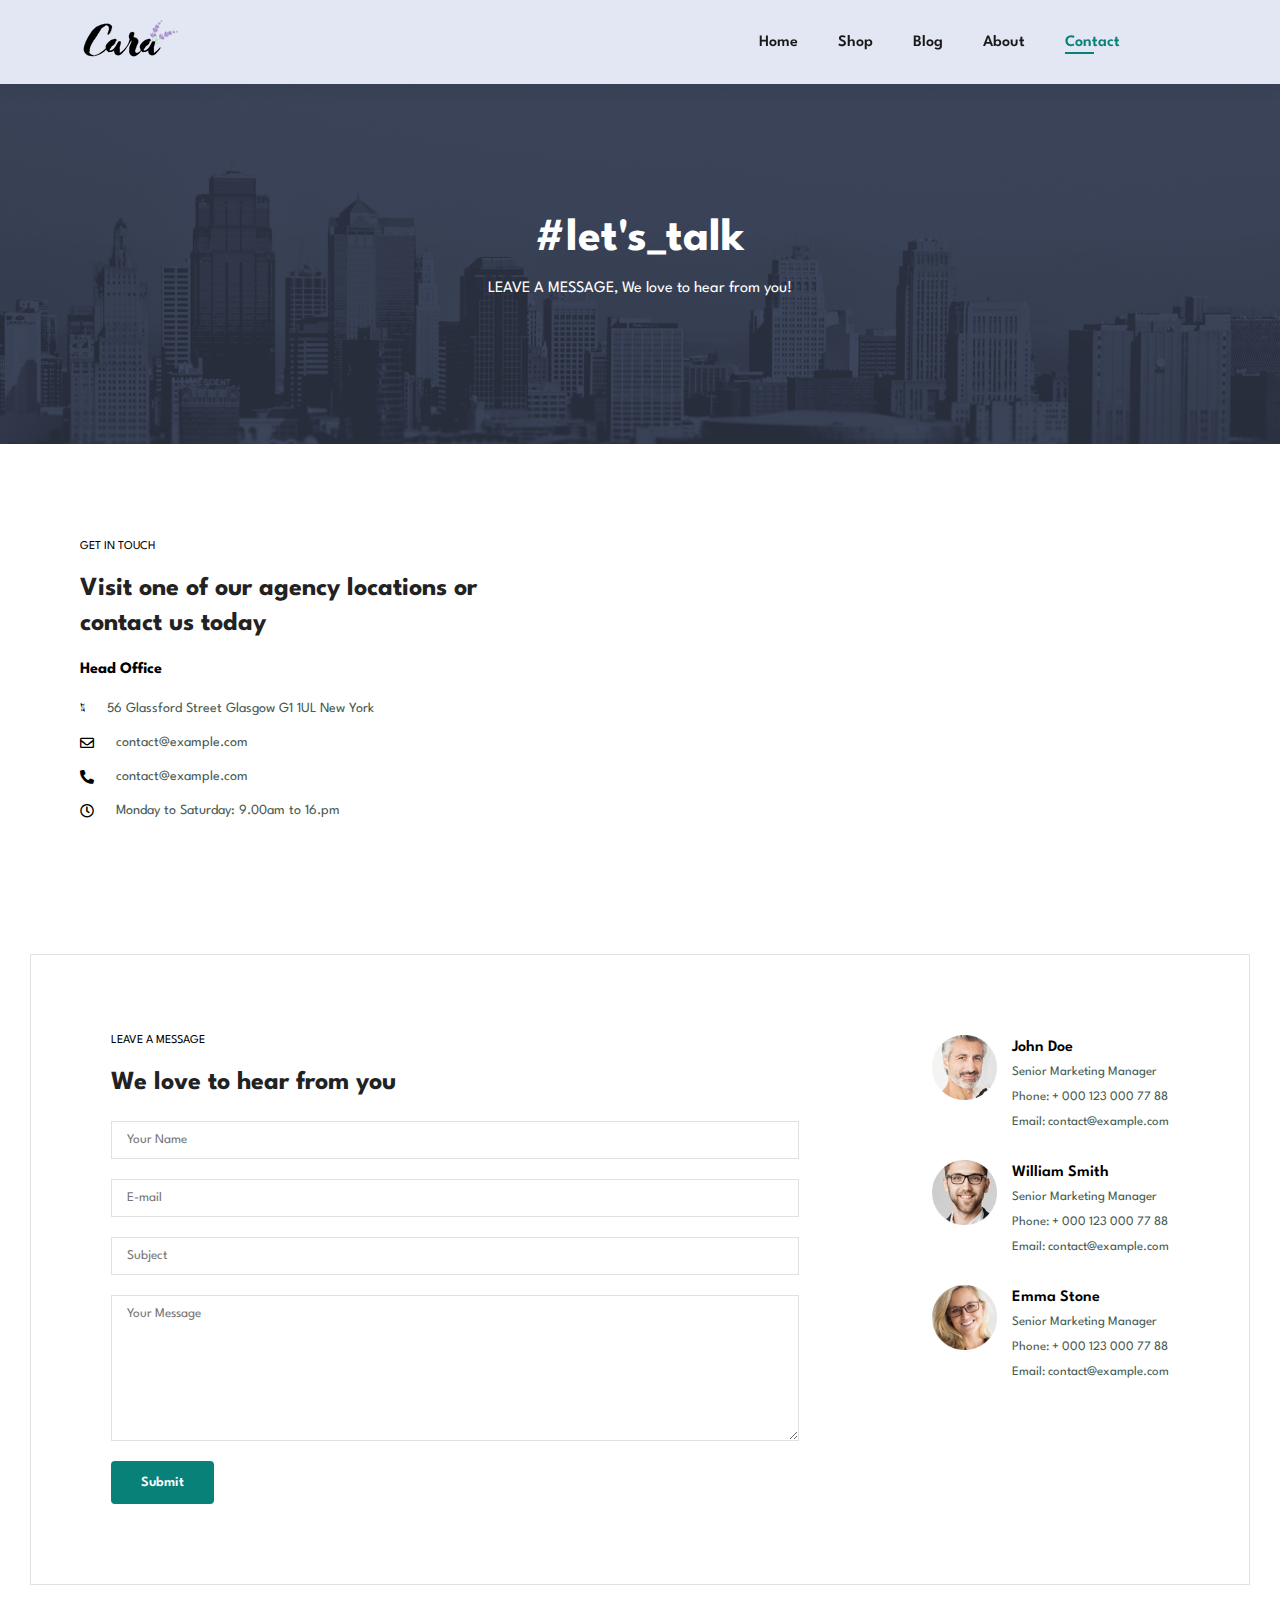
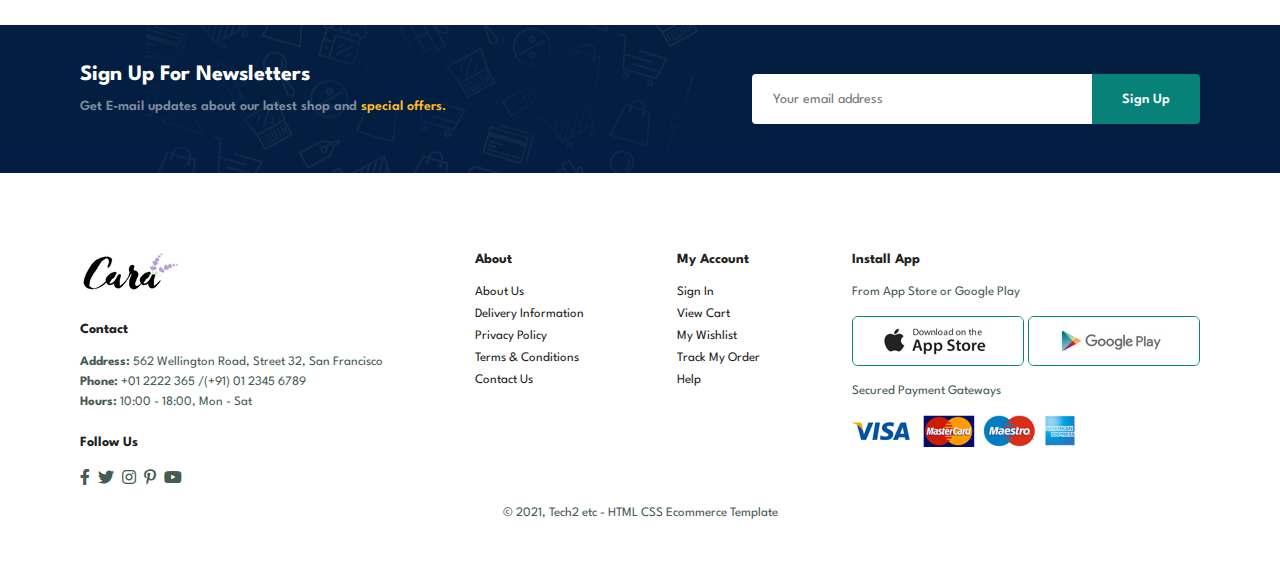
<file: contact.html>
<!DOCTYPE html>
<html lang="en">

<head>
    <meta charset="UTF-8">
    <meta http-equiv="X-UA-Compatible" content="IE=edge">
    <meta name="viewport" content="width=device-width, initial-scale=1.0">
    <title>Document</title>

    <link rel="stylesheet" href="https://pro.fontawesome.com/releases/v5.10.0/css/all.css" />

    <link rel="stylesheet" href="style.css">
</head>

<body>

    <section id="header">
        <a href="#"><img src="img/logo.png" class="logo" alt=""></a>
        <div>
            <ul id="navbar">
                <li><a href="index.html">Home</a></li>
                <li><a href="shop.html">Shop</a></li>
                <li><a href="blog.html">Blog</a></li>
                <li><a href="about.html">About</a></li>
                <li><a class="active" href="contact.html">Contact</a></li>
                <li id="lg-bag"><a href="cart.html"><i class="far fa-shopping-bag"></i></a></li>
                <a id="close" href="#"><i class="far fa-times"></i></a>
            </ul>
        </div>
        <div id="mobile">
            <a href="cart.html"><i class="far fa-shopping-bag"></i></a>
            <i id="bar" class="fas fa-outdent"></i>
        </div>
    </section>

    <section id="page-header" class="about-header">

        <h2>#let's_talk</h2>
        <p>LEAVE A MESSAGE, We love to hear from you!</p>

    </section>

    <section id="contact-details" class="section-p1">
        <div class="details">
            <span>GET IN TOUCH</span>
            <h2>Visit one of our agency locations or contact us today</h2>
            <h3>Head Office</h3>
            <div>
                <li>
                    <i class="fal fa-map"></i>
                    <p>56 Glassford Street Glasgow G1 1UL New York</p>
                </li>
                <li>
                    <i class="far fa-envelope"></i>
                    <p>contact@example.com </p>
                </li>
                <li>
                    <i class="fas fa-phone-alt"></i>
                    <p>contact@example.com </p>
                </li>
                <li>
                    <i class="far fa-clock"></i>
                    <p>Monday to Saturday: 9.00am to 16.pm </p>
                </li>
            </div>
        </div>

        <div class="map">
            <iframe src="https://www.google.com/maps/embed?pb=!1m18!1m12!1m3!1d2469.8088025254456!2d-1.256555484681452!3d51.754819700404106!2m3!1f0!2f0!3f0!3m2!1i1024!2i768!4f13.1!3m3!1m2!1s0x4876c6a9ef8c485b%3A0xd2ff1883a001afed!2sUniversity%20of%20Oxford!5e0!3m2!1sen!2sbd!4v1637232208485!5m2!1sen!2sbd"
                width="600" height="450" style="border:0;" allowfullscreen="" loading="lazy"></iframe>
        </div>
    </section>

    <section id="form-details">
        <form action="">
            <span>LEAVE A MESSAGE</span>
            <h2>We love to hear from you </h2>
            <input type="text" name="" id="" placeholder="Your Name">
            <input type="text" name="" id="" placeholder="E-mail">
            <input type="text" name="" id="" placeholder="Subject">
            <textarea name="" id="" cols="30" rows="10" placeholder="Your Message"></textarea>
            <button class="normal">Submit</button>
        </form>

        <div class="people">
            <div>
                <img src="img/people/1.png" alt="">
                <p><span>John Doe </span> Senior Marketing Manager <br> Phone: + 000 123 000 77 88 <br> Email: contact@example.com</p>
            </div>
            <div>
                <img src="img/people/2.png" alt="">
                <p><span>William Smith</span> Senior Marketing Manager <br> Phone: + 000 123 000 77 88 <br> Email: contact@example.com</p>
            </div>
            <div>
                <img src="img/people/3.png" alt="">
                <p><span>Emma Stone</span> Senior Marketing Manager <br> Phone: + 000 123 000 77 88 <br> Email: contact@example.com</p>
            </div>
        </div>
    </section>

    <section id="newsletter" class="section-m1 section-p1">
        <div class="newstext">
            <h4>Sign Up For Newsletters </h4>
            <p>Get E-mail updates about our latest shop and <span>special offers.</span></p>
        </div>
        <div class="form">
            <input type="text" name="" placeholder="Your email address" id="">
            <button class="normal">Sign Up</button>
        </div>
    </section>

    <footer class="section-p1">
        <div class="col">
            <img class="logo" src="img/logo.png" alt="">
            <h4>Contact</h4>
            <p><strong>Address:</strong> 562 Wellington Road, Street 32, San Francisco</p>
            <p><strong>Phone:</strong> +01 2222 365 /(+91) 01 2345 6789</p>
            <p><strong>Hours:</strong> 10:00 - 18:00, Mon - Sat</p>
            <div class="follow">
                <h4>Follow Us</h4>
                <div class="icon">
                    <i class="fab fa-facebook-f"></i>
                    <i class="fab fa-twitter"></i>
                    <i class="fab fa-instagram"></i>
                    <i class="fab fa-pinterest-p"></i>
                    <i class="fab fa-youtube"></i>
                </div>
            </div>
        </div>
        <div class="col">
            <h4>About</h4>
            <a href="#">About Us</a>
            <a href="#">Delivery Information</a>
            <a href="#">Privacy Policy</a>
            <a href="#">Terms & Conditions</a>
            <a href="#">Contact Us</a>
        </div>
        <div class="col">
            <h4>My Account</h4>
            <a href="#">Sign In</a>
            <a href="#">View Cart</a>
            <a href="#">My Wishlist</a>
            <a href="#">Track My Order</a>
            <a href="#">Help</a>
        </div>
        <div class="col install">
            <h4>Install App</h4>
            <p>From App Store or Google Play </p>
            <div class="row">
                <img src="img/pay/app.jpg" alt="">
                <img src="img/pay/play.jpg" alt="">
            </div>
            <p>Secured Payment Gateways </p>
            <img src="img/pay/pay.png" alt="">
        </div>

        <div class="copyright">
            <p>© 2021, Tech2 etc - HTML CSS Ecommerce Template</p>
        </div>
    </footer>


    <script src="script.js"></script>

</body>

</html>
</file>
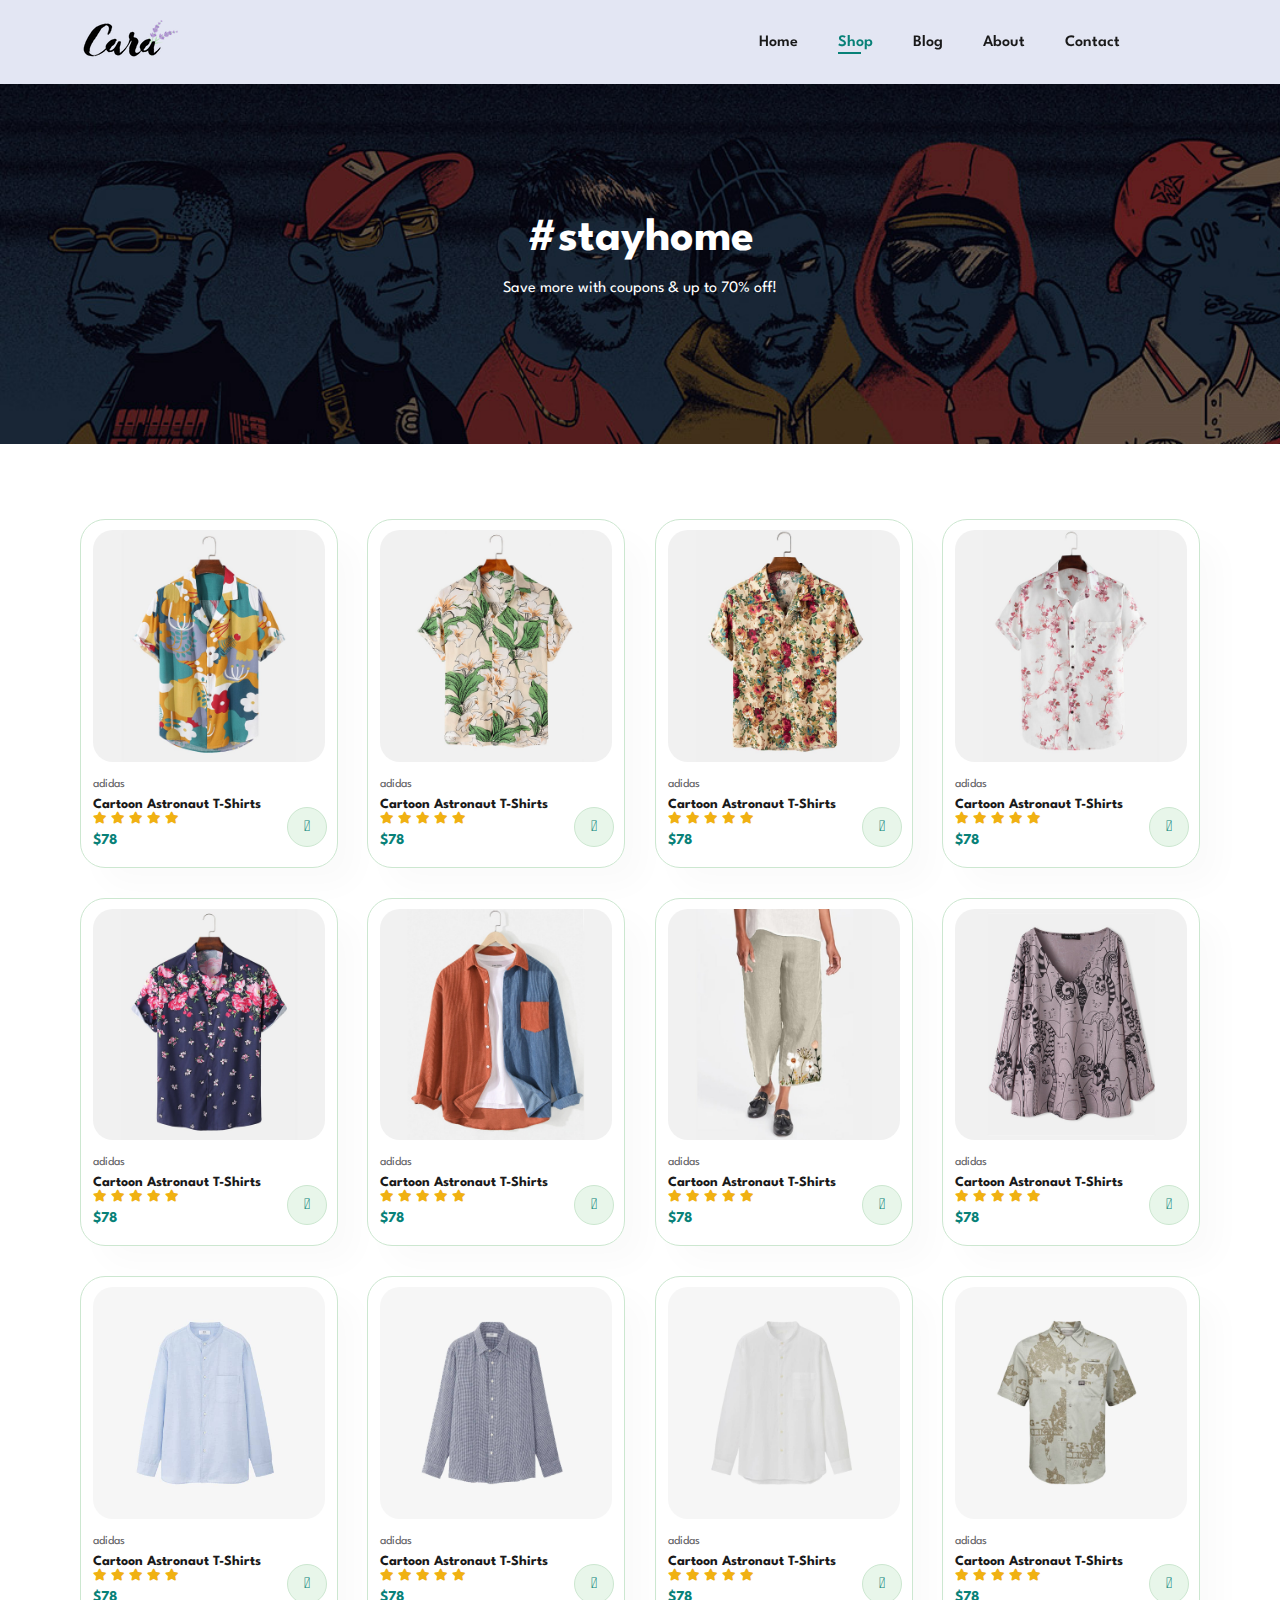
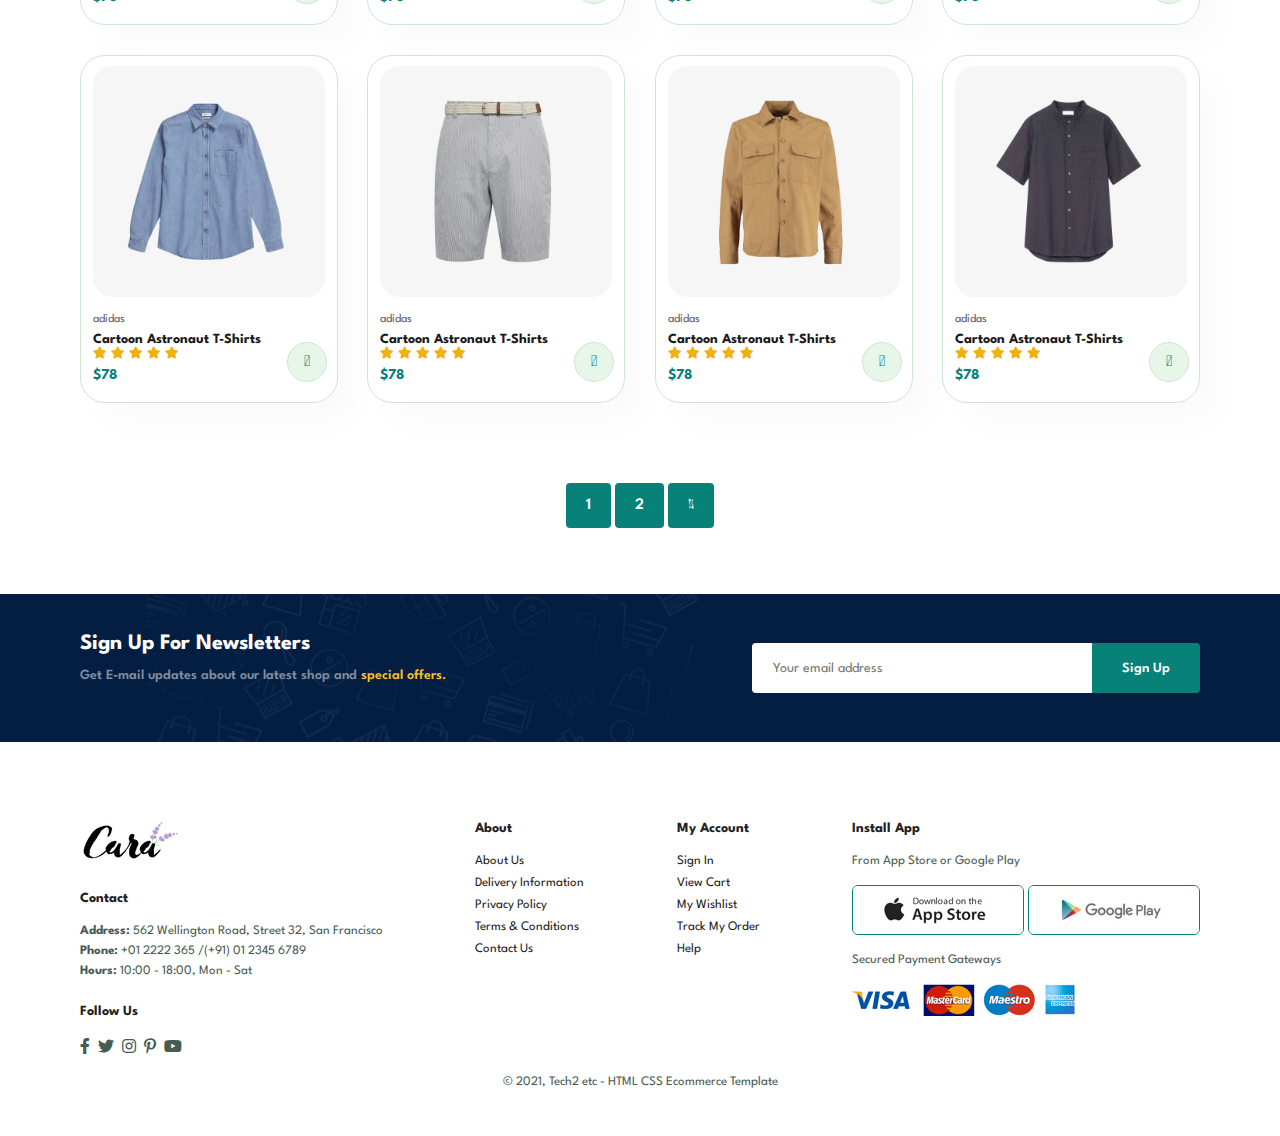
<file: shop.html>
<!DOCTYPE html>
<html lang="en">

<head>
    <meta charset="UTF-8">
    <meta http-equiv="X-UA-Compatible" content="IE=edge">
    <meta name="viewport" content="width=device-width, initial-scale=1.0">
    <title>Tech2etc Ecommerce Tutorial</title>
    <link rel="stylesheet" href="https://pro.fontawesome.com/releases/v5.10.0/css/all.css" />

    <link rel="stylesheet" href="style.css">
</head>

<body>

    <section id="header">
        <a href="#"><img src="img/logo.png" class="logo" alt=""></a>

        <div>
            <ul id="navbar">
                <li><a href="index.html">Home</a></li>
                <li><a class="active" href="shop.html">Shop</a></li>
                <li><a href="blog.html">Blog</a></li>
                <li><a href="about.html">About</a></li>
                <li><a href="contact.html">Contact</a></li>
                <li id="lg-bag"><a href="cart.html"><i class="far fa-shopping-bag"></i></a></li>
                <a href="#" id="close"><i class="far fa-times"></i></a>
            </ul>
        </div>
        <div id="mobile">
            <a href="cart.html"><i class="far fa-shopping-bag"></i></a>
            <i id="bar" class="fas fa-outdent"></i>
        </div>
    </section>

    <section id="page-header">

        <h2>#stayhome</h2>

        <p>Save more with coupons & up to 70% off!</p>

    </section>

    <section id="product1" class="section-p1">
        <div class="pro-container">
            <div class="pro" onclick="window.location.href='sproduct.html';">
                <img src="img/products/f1.jpg" alt="">
                <div class="des">
                    <span>adidas</span>
                    <h5>Cartoon Astronaut T-Shirts</h5>
                    <div class="star">
                        <i class="fas fa-star"></i>
                        <i class="fas fa-star"></i>
                        <i class="fas fa-star"></i>
                        <i class="fas fa-star"></i>
                        <i class="fas fa-star"></i>
                    </div>
                    <h4>$78</h4>
                </div>
                <a href="#"><i class="fal fa-shopping-cart cart"></i></a>
            </div>
            <div class="pro">
                <img src="img/products/f2.jpg" alt="">
                <div class="des">
                    <span>adidas</span>
                    <h5>Cartoon Astronaut T-Shirts</h5>
                    <div class="star">
                        <i class="fas fa-star"></i>
                        <i class="fas fa-star"></i>
                        <i class="fas fa-star"></i>
                        <i class="fas fa-star"></i>
                        <i class="fas fa-star"></i>
                    </div>
                    <h4>$78</h4>
                </div>
                <a href="#"><i class="fal fa-shopping-cart cart"></i></a>
            </div>
            <div class="pro">
                <img src="img/products/f3.jpg" alt="">
                <div class="des">
                    <span>adidas</span>
                    <h5>Cartoon Astronaut T-Shirts</h5>
                    <div class="star">
                        <i class="fas fa-star"></i>
                        <i class="fas fa-star"></i>
                        <i class="fas fa-star"></i>
                        <i class="fas fa-star"></i>
                        <i class="fas fa-star"></i>
                    </div>
                    <h4>$78</h4>
                </div>
                <a href="#"><i class="fal fa-shopping-cart cart"></i></a>
            </div>
            <div class="pro">
                <img src="img/products/f4.jpg" alt="">
                <div class="des">
                    <span>adidas</span>
                    <h5>Cartoon Astronaut T-Shirts</h5>
                    <div class="star">
                        <i class="fas fa-star"></i>
                        <i class="fas fa-star"></i>
                        <i class="fas fa-star"></i>
                        <i class="fas fa-star"></i>
                        <i class="fas fa-star"></i>
                    </div>
                    <h4>$78</h4>
                </div>
                <a href="#"><i class="fal fa-shopping-cart cart"></i></a>
            </div>
            <div class="pro">
                <img src="img/products/f5.jpg" alt="">
                <div class="des">
                    <span>adidas</span>
                    <h5>Cartoon Astronaut T-Shirts</h5>
                    <div class="star">
                        <i class="fas fa-star"></i>
                        <i class="fas fa-star"></i>
                        <i class="fas fa-star"></i>
                        <i class="fas fa-star"></i>
                        <i class="fas fa-star"></i>
                    </div>
                    <h4>$78</h4>
                </div>
                <a href="#"><i class="fal fa-shopping-cart cart"></i></a>
            </div>
            <div class="pro">
                <img src="img/products/f6.jpg" alt="">
                <div class="des">
                    <span>adidas</span>
                    <h5>Cartoon Astronaut T-Shirts</h5>
                    <div class="star">
                        <i class="fas fa-star"></i>
                        <i class="fas fa-star"></i>
                        <i class="fas fa-star"></i>
                        <i class="fas fa-star"></i>
                        <i class="fas fa-star"></i>
                    </div>
                    <h4>$78</h4>
                </div>
                <a href="#"><i class="fal fa-shopping-cart cart"></i></a>
            </div>
            <div class="pro">
                <img src="img/products/f7.jpg" alt="">
                <div class="des">
                    <span>adidas</span>
                    <h5>Cartoon Astronaut T-Shirts</h5>
                    <div class="star">
                        <i class="fas fa-star"></i>
                        <i class="fas fa-star"></i>
                        <i class="fas fa-star"></i>
                        <i class="fas fa-star"></i>
                        <i class="fas fa-star"></i>
                    </div>
                    <h4>$78</h4>
                </div>
                <a href="#"><i class="fal fa-shopping-cart cart"></i></a>
            </div>
            <div class="pro">
                <img src="img/products/f8.jpg" alt="">
                <div class="des">
                    <span>adidas</span>
                    <h5>Cartoon Astronaut T-Shirts</h5>
                    <div class="star">
                        <i class="fas fa-star"></i>
                        <i class="fas fa-star"></i>
                        <i class="fas fa-star"></i>
                        <i class="fas fa-star"></i>
                        <i class="fas fa-star"></i>
                    </div>
                    <h4>$78</h4>
                </div>
                <a href="#"><i class="fal fa-shopping-cart cart"></i></a>
            </div>

            <div class="pro">
                <img src="img/products/n1.jpg" alt="">
                <div class="des">
                    <span>adidas</span>
                    <h5>Cartoon Astronaut T-Shirts</h5>
                    <div class="star">
                        <i class="fas fa-star"></i>
                        <i class="fas fa-star"></i>
                        <i class="fas fa-star"></i>
                        <i class="fas fa-star"></i>
                        <i class="fas fa-star"></i>
                    </div>
                    <h4>$78</h4>
                </div>
                <a href="#"><i class="fal fa-shopping-cart cart"></i></a>
            </div>
            <div class="pro">
                <img src="img/products/n2.jpg" alt="">
                <div class="des">
                    <span>adidas</span>
                    <h5>Cartoon Astronaut T-Shirts</h5>
                    <div class="star">
                        <i class="fas fa-star"></i>
                        <i class="fas fa-star"></i>
                        <i class="fas fa-star"></i>
                        <i class="fas fa-star"></i>
                        <i class="fas fa-star"></i>
                    </div>
                    <h4>$78</h4>
                </div>
                <a href="#"><i class="fal fa-shopping-cart cart"></i></a>
            </div>
            <div class="pro">
                <img src="img/products/n3.jpg" alt="">
                <div class="des">
                    <span>adidas</span>
                    <h5>Cartoon Astronaut T-Shirts</h5>
                    <div class="star">
                        <i class="fas fa-star"></i>
                        <i class="fas fa-star"></i>
                        <i class="fas fa-star"></i>
                        <i class="fas fa-star"></i>
                        <i class="fas fa-star"></i>
                    </div>
                    <h4>$78</h4>
                </div>
                <a href="#"><i class="fal fa-shopping-cart cart"></i></a>
            </div>
            <div class="pro">
                <img src="img/products/n4.jpg" alt="">
                <div class="des">
                    <span>adidas</span>
                    <h5>Cartoon Astronaut T-Shirts</h5>
                    <div class="star">
                        <i class="fas fa-star"></i>
                        <i class="fas fa-star"></i>
                        <i class="fas fa-star"></i>
                        <i class="fas fa-star"></i>
                        <i class="fas fa-star"></i>
                    </div>
                    <h4>$78</h4>
                </div>
                <a href="#"><i class="fal fa-shopping-cart cart"></i></a>
            </div>
            <div class="pro">
                <img src="img/products/n5.jpg" alt="">
                <div class="des">
                    <span>adidas</span>
                    <h5>Cartoon Astronaut T-Shirts</h5>
                    <div class="star">
                        <i class="fas fa-star"></i>
                        <i class="fas fa-star"></i>
                        <i class="fas fa-star"></i>
                        <i class="fas fa-star"></i>
                        <i class="fas fa-star"></i>
                    </div>
                    <h4>$78</h4>
                </div>
                <a href="#"><i class="fal fa-shopping-cart cart"></i></a>
            </div>
            <div class="pro">
                <img src="img/products/n6.jpg" alt="">
                <div class="des">
                    <span>adidas</span>
                    <h5>Cartoon Astronaut T-Shirts</h5>
                    <div class="star">
                        <i class="fas fa-star"></i>
                        <i class="fas fa-star"></i>
                        <i class="fas fa-star"></i>
                        <i class="fas fa-star"></i>
                        <i class="fas fa-star"></i>
                    </div>
                    <h4>$78</h4>
                </div>
                <a href="#"><i class="fal fa-shopping-cart cart"></i></a>
            </div>
            <div class="pro">
                <img src="img/products/n7.jpg" alt="">
                <div class="des">
                    <span>adidas</span>
                    <h5>Cartoon Astronaut T-Shirts</h5>
                    <div class="star">
                        <i class="fas fa-star"></i>
                        <i class="fas fa-star"></i>
                        <i class="fas fa-star"></i>
                        <i class="fas fa-star"></i>
                        <i class="fas fa-star"></i>
                    </div>
                    <h4>$78</h4>
                </div>
                <a href="#"><i class="fal fa-shopping-cart cart"></i></a>
            </div>
            <div class="pro">
                <img src="img/products/n8.jpg" alt="">
                <div class="des">
                    <span>adidas</span>
                    <h5>Cartoon Astronaut T-Shirts</h5>
                    <div class="star">
                        <i class="fas fa-star"></i>
                        <i class="fas fa-star"></i>
                        <i class="fas fa-star"></i>
                        <i class="fas fa-star"></i>
                        <i class="fas fa-star"></i>
                    </div>
                    <h4>$78</h4>
                </div>
                <a href="#"><i class="fal fa-shopping-cart cart"></i></a>
            </div>
        </div>
    </section>

    <section id="pagination" class="section-p1">
        <a href="#">1</a>
        <a href="#">2</a>
        <a href="#"><i class="fal fa-long-arrow-alt-right"></i></a>
    </section>

    <section id="newsletter" class="section-p1 section-m1">
        <div class="newstext">
            <h4>Sign Up For Newsletters</h4>
            <p>Get E-mail updates about our latest shop and <span>special offers.</span> </p>
        </div>
        <div class="form">
            <input type="text" placeholder="Your email address">
            <button class="normal">Sign Up</button>
        </div>
    </section>

    <footer class="section-p1">
        <div class="col">
            <img class="logo" src="img/logo.png" alt="">
            <h4>Contact</h4>
            <p><strong>Address: </strong> 562 Wellington Road, Street 32, San Francisco</p>
            <p><strong>Phone:</strong> +01 2222 365 /(+91) 01 2345 6789</p>
            <p><strong>Hours:</strong> 10:00 - 18:00, Mon - Sat</p>
            <div class="follow">
                <h4>Follow Us</h4>
                <div class="icon">
                    <i class="fab fa-facebook-f"></i>
                    <i class="fab fa-twitter"></i>
                    <i class="fab fa-instagram"></i>
                    <i class="fab fa-pinterest-p"></i>
                    <i class="fab fa-youtube"></i>
                </div>
            </div>
        </div>

        <div class="col">
            <h4>About</h4>
            <a href="#">About Us</a>
            <a href="#">Delivery Information</a>
            <a href="#">Privacy Policy</a>
            <a href="#">Terms & Conditions</a>
            <a href="#">Contact Us</a>
        </div>

        <div class="col">
            <h4>My Account</h4>
            <a href="#">Sign In</a>
            <a href="#">View Cart</a>
            <a href="#">My Wishlist</a>
            <a href="#">Track My Order</a>
            <a href="#">Help</a>
        </div>

        <div class="col install">
            <h4>Install App</h4>
            <p>From App Store or Google Play</p>
            <div class="row">
                <img src="img/pay/app.jpg" alt="">
                <img src="img/pay/play.jpg" alt="">
            </div>
            <p>Secured Payment Gateways </p>
            <img src="img/pay/pay.png" alt="">
        </div>

        <div class="copyright">
            <p>© 2021, Tech2 etc - HTML CSS Ecommerce Template</p>
        </div>
    </footer>


    <script src="script.js"></script>
</body>

</html>
</file>
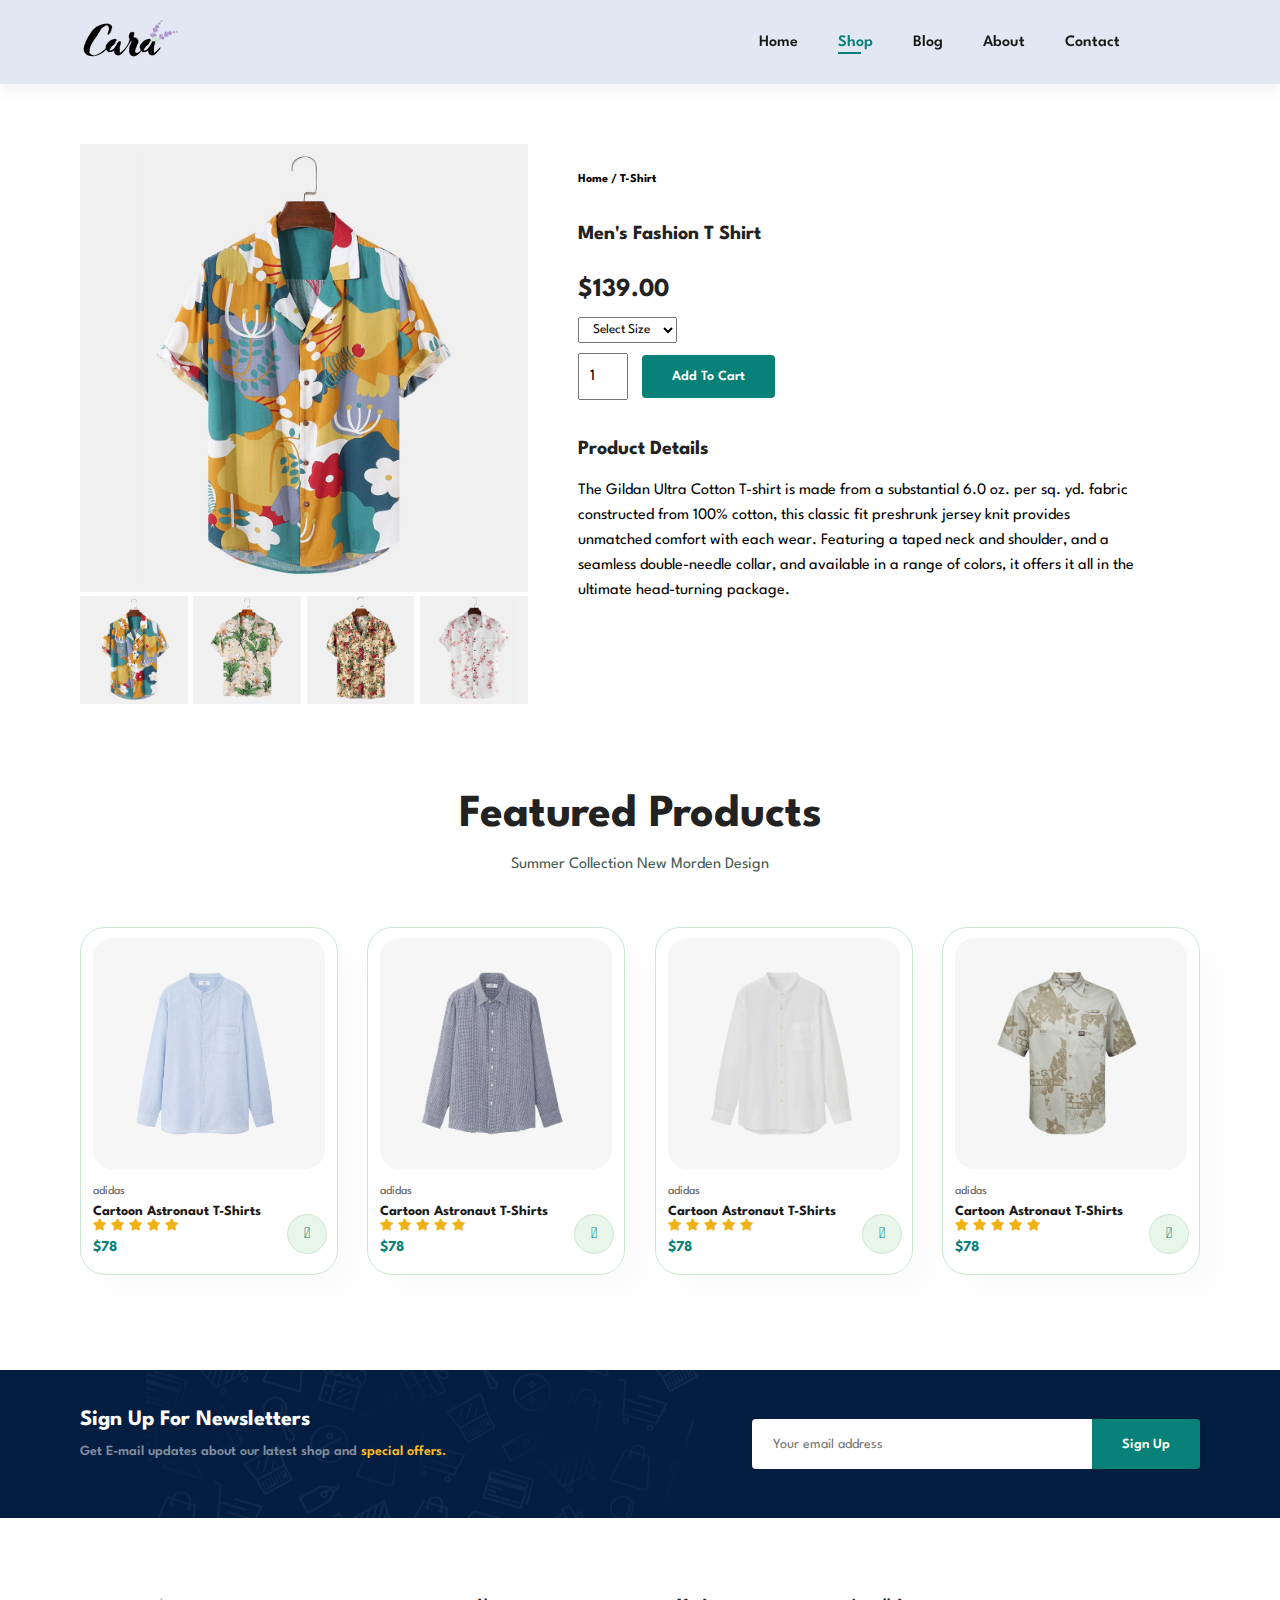
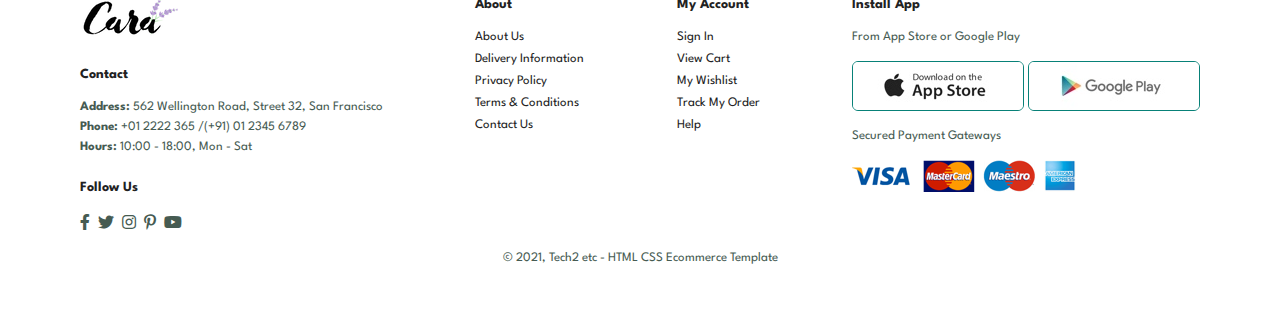
<file: sproduct.html>
<!DOCTYPE html>
<html lang="en">

<head>
    <meta charset="UTF-8">
    <meta http-equiv="X-UA-Compatible" content="IE=edge">
    <meta name="viewport" content="width=device-width, initial-scale=1.0">
    <title>Tech2etc Ecommerce Tutorial</title>
    <link rel="stylesheet" href="https://pro.fontawesome.com/releases/v5.10.0/css/all.css" />

    <link rel="stylesheet" href="style.css">
</head>

<body>

    <section id="header">
        <a href="#"><img src="img/logo.png" class="logo" alt=""></a>

        <div>
            <ul id="navbar">
                <li><a href="index.html">Home</a></li>
                <li><a class="active" href="shop.html">Shop</a></li>
                <li><a href="blog.html">Blog</a></li>
                <li><a href="about.html">About</a></li>
                <li><a href="contact.html">Contact</a></li>
                <li id="lg-bag"><a href="cart.html"><i class="far fa-shopping-bag"></i></a></li>
                <a href="#" id="close"><i class="far fa-times"></i></a>
            </ul>
        </div>
        <div id="mobile">
            <a href="cart.html"><i class="far fa-shopping-bag"></i></a>
            <i id="bar" class="fas fa-outdent"></i>
        </div>
    </section>

    <section id="prodetails" class="section-p1">
        <div class="single-pro-image">
            <img src="img/products/f1.jpg" width="100%" id="MainImg" alt="">

            <div class="small-img-group">
                <div class="small-img-col">
                    <img src="img/products/f1.jpg" width="100%" class="small-img" alt="">
                </div>
                <div class="small-img-col">
                    <img src="img/products/f2.jpg" width="100%" class="small-img" alt="">
                </div>
                <div class="small-img-col">
                    <img src="img/products/f3.jpg" width="100%" class="small-img" alt="">
                </div>
                <div class="small-img-col">
                    <img src="img/products/f4.jpg" width="100%" class="small-img" alt="">
                </div>
            </div>
        </div>

        <div class="single-pro-details">
            <h6>Home / T-Shirt</h6>
            <h4>Men's Fashion T Shirt</h4>
            <h2>$139.00</h2>
            <select>
              <option>Select Size</option>
              <option>XL</option>
              <option>XXL</option>
              <option>Small</option>
              <option>Large</option>
          </select>
            <input type="number" value="1">
            <button class="normal">Add To Cart</button>
            <h4>Product Details</h4>
            <span>The Gildan Ultra Cotton T-shirt is made from a substantial 6.0 oz. per sq. yd. fabric constructed from 100% cotton, this classic fit preshrunk jersey knit provides unmatched comfort with each wear. Featuring a taped neck and shoulder, and a seamless double-needle collar, and available in a range of colors, it offers it all in the ultimate head-turning package.</span>
        </div>
    </section>

    <section id="product1" class="section-p1">
        <h2>Featured Products </h2>
        <p>Summer Collection New Morden Design</p>
        <div class="pro-container">
            <div class="pro">
                <img src="img/products/n1.jpg" alt="">
                <div class="des">
                    <span>adidas</span>
                    <h5>Cartoon Astronaut T-Shirts</h5>
                    <div class="star">
                        <i class="fas fa-star"></i>
                        <i class="fas fa-star"></i>
                        <i class="fas fa-star"></i>
                        <i class="fas fa-star"></i>
                        <i class="fas fa-star"></i>
                    </div>
                    <h4>$78</h4>
                </div>
                <a href="#"><i class="fal fa-shopping-cart cart"></i></a>
            </div>
            <div class="pro">
                <img src="img/products/n2.jpg" alt="">
                <div class="des">
                    <span>adidas</span>
                    <h5>Cartoon Astronaut T-Shirts</h5>
                    <div class="star">
                        <i class="fas fa-star"></i>
                        <i class="fas fa-star"></i>
                        <i class="fas fa-star"></i>
                        <i class="fas fa-star"></i>
                        <i class="fas fa-star"></i>
                    </div>
                    <h4>$78</h4>
                </div>
                <a href="#"><i class="fal fa-shopping-cart cart"></i></a>
            </div>
            <div class="pro">
                <img src="img/products/n3.jpg" alt="">
                <div class="des">
                    <span>adidas</span>
                    <h5>Cartoon Astronaut T-Shirts</h5>
                    <div class="star">
                        <i class="fas fa-star"></i>
                        <i class="fas fa-star"></i>
                        <i class="fas fa-star"></i>
                        <i class="fas fa-star"></i>
                        <i class="fas fa-star"></i>
                    </div>
                    <h4>$78</h4>
                </div>
                <a href="#"><i class="fal fa-shopping-cart cart"></i></a>
            </div>
            <div class="pro">
                <img src="img/products/n4.jpg" alt="">
                <div class="des">
                    <span>adidas</span>
                    <h5>Cartoon Astronaut T-Shirts</h5>
                    <div class="star">
                        <i class="fas fa-star"></i>
                        <i class="fas fa-star"></i>
                        <i class="fas fa-star"></i>
                        <i class="fas fa-star"></i>
                        <i class="fas fa-star"></i>
                    </div>
                    <h4>$78</h4>
                </div>
                <a href="#"><i class="fal fa-shopping-cart cart"></i></a>
            </div>

        </div>
    </section>

    <section id="newsletter" class="section-p1 section-m1">
        <div class="newstext">
            <h4>Sign Up For Newsletters</h4>
            <p>Get E-mail updates about our latest shop and <span>special offers.</span> </p>
        </div>
        <div class="form">
            <input type="text" placeholder="Your email address">
            <button class="normal">Sign Up</button>
        </div>
    </section>

    <footer class="section-p1">
        <div class="col">
            <img class="logo" src="img/logo.png" alt="">
            <h4>Contact</h4>
            <p><strong>Address: </strong> 562 Wellington Road, Street 32, San Francisco</p>
            <p><strong>Phone:</strong> +01 2222 365 /(+91) 01 2345 6789</p>
            <p><strong>Hours:</strong> 10:00 - 18:00, Mon - Sat</p>
            <div class="follow">
                <h4>Follow Us</h4>
                <div class="icon">
                    <i class="fab fa-facebook-f"></i>
                    <i class="fab fa-twitter"></i>
                    <i class="fab fa-instagram"></i>
                    <i class="fab fa-pinterest-p"></i>
                    <i class="fab fa-youtube"></i>
                </div>
            </div>
        </div>

        <div class="col">
            <h4>About</h4>
            <a href="#">About Us</a>
            <a href="#">Delivery Information</a>
            <a href="#">Privacy Policy</a>
            <a href="#">Terms & Conditions</a>
            <a href="#">Contact Us</a>
        </div>

        <div class="col">
            <h4>My Account</h4>
            <a href="#">Sign In</a>
            <a href="#">View Cart</a>
            <a href="#">My Wishlist</a>
            <a href="#">Track My Order</a>
            <a href="#">Help</a>
        </div>

        <div class="col install">
            <h4>Install App</h4>
            <p>From App Store or Google Play</p>
            <div class="row">
                <img src="img/pay/app.jpg" alt="">
                <img src="img/pay/play.jpg" alt="">
            </div>
            <p>Secured Payment Gateways </p>
            <img src="img/pay/pay.png" alt="">
        </div>

        <div class="copyright">
            <p>© 2021, Tech2 etc - HTML CSS Ecommerce Template</p>
        </div>
    </footer>

    <script>
        var MainImg = document.getElementById("MainImg");
        var smallimg = document.getElementsByClassName("small-img");

        smallimg[0].onclick = function() {
            MainImg.src = smallimg[0].src;
        }
        smallimg[1].onclick = function() {
            MainImg.src = smallimg[1].src;
        }
        smallimg[2].onclick = function() {
            MainImg.src = smallimg[2].src;
        }
        smallimg[3].onclick = function() {
            MainImg.src = smallimg[3].src;
        }
    </script>


    <script src="script.js"></script>
</body>

</html>
</file>
<file: style.css>
@import url('https://fonts.googleapis.com/css2?family=Spartan:wght@100;200;300;400;500;600;700;800;900&display=swap');
* {
    margin: 0;
    padding: 0;
    box-sizing: border-box;
    font-family: 'Spartan', sans-serif;
}

html {
    scroll-behavior: smooth;
}

h1 {
    font-size: 50px;
    line-height: 64px;
    color: #222;
}

h2 {
    font-size: 46px;
    line-height: 54px;
    color: #222;
}

h4 {
    font-size: 20px;
    color: #222;
}

h6 {
    font-weight: 700;
    font-size: 12px;
}

p {
    font-size: 16px;
    color: #465b52;
    margin: 15px 0 20px 0;
}

button.normal {
    font-size: 14px;
    font-weight: 600;
    padding: 15px 30px;
    color: #000;
    background-color: #fff;
    border-radius: 4px;
    cursor: pointer;
    border: none;
    outline: none;
    transition: 0.2s;
}

button.white {
    background: transparent;
    padding: 11px 18px;
    font-size: 13px;
    font-weight: 600;
    color: #fff;
    outline: none;
    border: 1px solid #fff;
    cursor: pointer;
    transition: 0.2 ease;
}

.section-p1 {
    padding: 40px 80px;
}

.section-m1 {
    margin: 40px 0;
}

body {
    width: 100%;
}

#header {
    display: flex;
    align-items: center;
    justify-content: space-between;
    padding: 20px 80px;
    background: #E3E6F3;
    position: sticky;
    top: 0;
    left: 0;
    z-index: 999;
    box-shadow: 0 5px 15px rgba(0, 0, 0, 0.06);
}

#navbar {
    display: flex;
    align-items: center;
    justify-content: center;
}

#navbar li {
    list-style: none;
    padding: 0 20px;
    position: relative;
}

#navbar li a {
    text-decoration: none;
    font-size: 16px;
    font-weight: 600;
    color: #1a1a1a;
    transition: 0.3s ease;
}

#navbar li a:hover,
#navbar li a.active {
    color: #088178;
}

#navbar li a.active::after,
#navbar li a:hover::after {
    content: "";
    width: 30%;
    height: 2px;
    background: #088178;
    position: absolute;
    bottom: -4px;
    left: 20px;
}

#navbar li a i {
    font-weight: 500;
    font-size: 20px;
}

#mobile {
    display: none;
    align-items: center;
}

#close {
    display: none;
}

#hero {
    display: flex;
    flex-direction: column;
    align-items: flex-start;
    justify-content: center;
    padding: 0 80px;
    background-image: url("img/hero4.png");
    width: 100%;
    height: 90vh;
    background-size: cover;
    background-position: top 25% right 0;
}

#hero h4 {
    padding-bottom: 15px;
}

#hero h1 {
    color: #088178;
}

#hero button {
    background-image: url("img/button.png");
    background-color: transparent;
    color: #088178;
    border: 0;
    padding: 14px 80px 14px 65px;
    background-repeat: no-repeat;
    cursor: pointer;
    font-weight: 700;
    font-size: 15px;
}

#feature {
    display: flex;
    align-items: center;
    justify-content: space-between;
    flex-wrap: wrap;
}

#feature .fe-box {
    width: 180px;
    text-align: center;
    padding: 25px 15px;
    border-radius: 4px;
    border: 1px solid #cce7d0;
    box-shadow: 20px 20px 34px rgba(0, 0, 0, .03);
    transition: 0.3s ease;
    margin: 15px 0;
}

#feature .fe-box:hover {
    box-shadow: 10px 10px 54px rgba(70, 62, 221, 0.1);
}

#feature .fe-box img {
    width: 100%;
    margin-bottom: 10px;
}

#feature .fe-box h6 {
    display: inline-block;
    padding: 9px 8px 6px 8px;
    line-height: 1;
    border-radius: 4px;
    color: #088178;
    background-color: #fddde4;
}

#feature .fe-box:nth-child(2) h6 {
    background-color: #cdebbc;
}

#feature .fe-box:nth-child(3) h6 {
    background-color: #d1e8f2;
}

#feature .fe-box:nth-child(4) h6 {
    background-color: #cdd4f8;
}

#feature .fe-box:nth-child(5) h6 {
    background-color: #f6dbf6;
}

#feature .fe-box:nth-child(6) h6 {
    background-color: #fff2e5;
}

#product1 {
    text-align: center;
}

#product1 .pro-container {
    display: flex;
    flex-wrap: wrap;
    justify-content: space-between;
    padding-top: 20px;
}

#product1 .pro {
    width: 23%;
    min-width: 250px;
    padding: 10px 12px;
    border: 1px solid #cce7d0;
    border-radius: 25px;
    transition: .2s;
    position: relative;
    cursor: pointer;
    box-shadow: 20px 20px 30px rgba(0, 0, 0, 0.02);
    margin: 15px 0;
}

#product1 .pro:hover {
    box-shadow: 20px 20px 30px rgba(0, 0, 0, 0.06);
}

#product1 .pro img {
    width: 100%;
    border-radius: 20px;
}

#product1 .pro .des {
    text-align: start;
    padding: 10px 0;
}

#product1 .pro .des span {
    color: #606063;
    font-size: 12px;
}

#product1 .pro .des h5 {
    padding-top: 7px;
    color: #1a1a1a;
    font-size: 14px;
    transition: 0.2s;
}

#product1 .pro:hover .des h5 {
    color: #088178;
}

#product1 .pro .des i {
    color: rgb(240, 177, 18);
    font-size: 12px;
}

#product1 .pro .des h4 {
    padding-top: 7px;
    font-size: 15px;
    font-weight: 700;
    color: #088178;
}

#product1 .pro .cart {
    width: 40px;
    height: 40px;
    line-height: 40px;
    border-radius: 50px;
    background-color: #e8f6ea;
    font-weight: 500;
    color: #088178;
    border: 1px solid #cce7d0;
    transition: 0.2s;
    position: absolute;
    bottom: 20px;
    right: 10px;
}

#product1 .pro .cart:hover {
    color: #fff;
    background: #088178;
    font-weight: 400;
}

#banner {
    background-image: url("img/banner/b2.jpg");
    width: 100%;
    height: 40vh;
    background-size: cover;
    background-position: center;
    display: flex;
    flex-direction: column;
    align-items: center;
    justify-content: center;
    text-align: center;
}

#banner h4 {
    color: #fff;
    font-size: 16px;
}

#banner h2 {
    color: #fff;
    font-size: 30px;
    padding: 10px 0;
}

#banner h2 span {
    color: #ef3636;
}

#banner button:hover {
    background: #088178;
    color: #fff;
}

#sm-banner {
    display: flex;
    justify-content: space-between;
    flex-wrap: wrap;
}

#sm-banner .banner-box {
    background-image: url("img/banner/b17.jpg");
    min-width: 580px;
    height: 50vh;
    background-size: cover;
    background-position: center;
    display: flex;
    flex-direction: column;
    justify-content: center;
    align-items: flex-start;
    padding: 30px;
}

#sm-banner .banner-box2 {
    background-image: url("img/banner/b10.jpg");
}

#sm-banner h4 {
    color: #fff;
    font-size: 20px;
    font-weight: 300;
}

#sm-banner h2 {
    color: #fff;
    font-size: 28px;
    font-weight: 800;
}

#sm-banner span {
    color: #fff;
    font-size: 14px;
    font-weight: 500;
    padding-bottom: 15px;
}

#sm-banner .banner-box:hover button,
#sm-banner .banner-box2:hover button {
    background: #088178;
    border: 1px solid #088178;
    transition: 0.2s ease;
}

#banner3 {
    display: flex;
    justify-content: space-between;
    flex-wrap: wrap;
    padding: 0 80px;
}

#banner3 .banner-box {
    background-image: url("img/banner/b7.jpg");
    min-width: 30%;
    height: 30vh;
    background-size: cover;
    background-position: center;
    display: flex;
    flex-direction: column;
    justify-content: center;
    align-items: flex-start;
    padding: 20px;
    margin-bottom: 20px;
}

#banner3 .banner-box2 {
    background-image: url("img/banner/b4.jpg");
}

#banner3 .banner-box3 {
    background-image: url("img/banner/b18.jpg");
}

#banner3 h2 {
    color: #fff;
    font-weight: 900;
    font-size: 22px;
}

#banner3 h3 {
    font-size: 15px;
    font-weight: 800;
    color: #ec544e;
}

#newsletter {
    background-image: url("img/banner/b14.png");
    background-repeat: no-repeat;
    background-position: 20% 30%;
    background-color: #041e42;
    display: flex;
    align-items: center;
    justify-content: space-between;
    flex-wrap: wrap;
}

#newsletter h4 {
    font-size: 22px;
    font-weight: 700;
    color: #fff;
}

#newsletter p {
    font-size: 14px;
    font-weight: 600;
    color: #818ea0;
}

#newsletter p span {
    color: #ffbd27;
}

#newsletter input {
    height: 3.125rem;
    padding: 0 1.25rem;
    font-size: 14px;
    width: 100%;
    border: 1px solid transparent;
    border-radius: 4px;
    border-top-right-radius: 0px;
    border-bottom-right-radius: 0px;
    outline: none;
}

#newsletter .form {
    display: flex;
    width: 40%;
}

#newsletter button {
    background-color: #088178;
    color: #fff;
    white-space: nowrap;
    border-top-left-radius: 0px;
    border-bottom-left-radius: 0px;
}

footer {
    display: flex;
    flex-wrap: wrap;
    justify-content: space-between;
}

footer .logo {
    margin-bottom: 30px;
}

footer .follow {
    margin-top: 20px;
}

footer .follow i {
    color: #465b52;
    padding-right: 4px;
    cursor: pointer;
}

footer h4 {
    font-size: 14px;
    padding-bottom: 20px;
}

footer p {
    font-size: 13px;
    margin: 0 0 8px 0;
}

footer .col {
    display: flex;
    flex-direction: column;
    align-items: flex-start;
    margin-bottom: 20px;
}

footer a {
    font-size: 13px;
    text-decoration: none;
    margin-bottom: 10px;
    color: #222;
}

footer .install .row img {
    border: 1px solid #088178;
    border-radius: 6px;
}

footer .install img {
    margin: 10px 0 15px 0;
}

footer .copyright {
    width: 100%;
    text-align: center;
}

footer .follow i:hover,
footer a:hover {
    color: #088178;
}


/* Shop Page */

#page-header {
    height: 40vh;
    display: flex;
    flex-direction: column;
    justify-content: center;
    text-align: center;
    background-image: url("img/banner/b1.jpg");
    background-size: cover;
    padding: 14px;
}

#page-header h2,
#page-header p {
    color: #fff;
}

#pagination {
    text-align: center;
}

#pagination a {
    text-decoration: none;
    background: #088178;
    padding: 15px 20px;
    border-radius: 4px;
    color: #fff;
    font-weight: 600;
}

#pagination a i {
    font-size: 16px;
    font-weight: 600;
}


/* Single Product */

#prodetails {
    display: flex;
    margin-top: 20px;
}

#prodetails .single-pro-image {
    width: 40%;
    margin-right: 50px;
}

.small-img-group {
    display: flex;
    justify-content: space-between;
}

.small-img-col {
    flex-basis: 24%;
    cursor: pointer;
}

#prodetails .single-pro-details {
    width: 50%;
    padding-top: 30px;
}

#prodetails .single-pro-details h4 {
    padding: 40px 0 20px 0;
}

#prodetails .single-pro-details h2 {
    font-size: 26px;
}

#prodetails .single-pro-details select {
    display: block;
    padding: 5px 10px;
    margin-bottom: 10px;
}

#prodetails .single-pro-details input {
    width: 50px;
    height: 47px;
    padding-left: 10px;
    font-size: 16px;
    margin-right: 10px;
}

#prodetails .single-pro-details input:focus {
    outline: none;
}

#prodetails .single-pro-details button {
    background: #088178;
    color: #fff;
}

#prodetails .single-pro-details span {
    line-height: 25px;
}


/* Blog Page */

#blog {
    padding: 150px 150px 0 150px;
}

#page-header.blog-header {
    background-image: url("img/banner/b19.jpg");
}

#blog .blog-box {
    width: 100%;
    display: flex;
    flex-direction: row;
    align-items: center;
    position: relative;
    padding-bottom: 90px;
}

#blog .blog-img {
    width: 50%;
    margin-right: 40px;
}

#blog img {
    width: 100%;
    height: 300px;
    object-fit: cover;
}

#blog .blog-details {
    width: 50%;
}

#blog .blog-details a {
    text-decoration: none;
    font-size: 11px;
    color: #000;
    font-weight: 700;
    position: relative;
    transition: 0.3s;
}

#blog .blog-details a::after {
    content: "";
    width: 50px;
    height: 1px;
    background-color: #000;
    top: 4px;
    right: -60px;
    position: absolute;
}

#blog .blog-details a:hover {
    color: #088178;
}

#blog .blog-details a:hover::after {
    background-color: #088178;
}

#blog .blog-box h1 {
    position: absolute;
    font-weight: 700;
    font-size: 70px;
    color: #c9cbce;
    top: -40px;
    left: 0;
    z-index: -9;
}


/* About Page */

#page-header.about-header {
    background-image: url("img/about/banner.png");
}

#about-head {
    display: flex;
    align-items: center;
}

#about-head img {
    width: 50%;
    height: auto;
}

#about-head div {
    padding-left: 40px;
}

#about-app {
    display: flex;
    flex-direction: column;
    justify-content: center;
    text-align: center;
    align-items: center;
}

#about-app .video {
    width: 70%;
    height: 100%;
    margin-top: 30px;
}

#about-app .video video {
    width: 100%;
    height: 100%;
    border-radius: 20px;
}


/* Contact Page */

#contact-details {
    display: flex;
    align-items: center;
    justify-content: space-between;
}

#contact-details .details {
    width: 40%;
    display: flex;
    flex-direction: column;
    align-items: flex-start;
}

#contact-details .details span,
#form-details span {
    font-size: 12px;
}

#contact-details .details h2,
#form-details h2 {
    font-size: 26px;
    line-height: 35px;
    padding: 20px 0;
}

#contact-details .details h3 {
    font-size: 16px;
    padding-bottom: 15px;
}

#contact-details .details li {
    list-style: none;
    display: flex;
    padding: 10px 0;
}

#contact-details .details li i {
    font-size: 14px;
    padding-right: 22px;
}

#contact-details .details li p {
    margin: 0;
    font-size: 14px;
}

#contact-details .map {
    width: 55%;
    height: 400px;
}

#contact-details .map iframe {
    width: 100%;
    height: 100%;
}

#form-details {
    display: flex;
    justify-content: space-between;
    margin: 30px;
    padding: 80px;
    border: 1px solid #e1e1e1;
}

#form-details form {
    width: 65%;
    display: flex;
    flex-direction: column;
    align-items: flex-start;
}

#form-details form input,
#form-details form textarea {
    width: 100%;
    padding: 12px 15px;
    outline: none;
    margin-bottom: 20px;
    border: 1px solid #e1e1e1;
}

#form-details form button {
    background-color: #088178;
    color: #fff;
}

#form-details .people div {
    display: flex;
    align-items: flex-start;
    padding-bottom: 25px;
}

#form-details .people img {
    width: 65px;
    height: 65px;
    object-fit: cover;
    margin-right: 15px;
}

#form-details .people p {
    margin: 0;
    font-size: 13px;
    line-height: 25px;
}

#form-details .people p span {
    display: block;
    font-size: 16px;
    font-weight: 600;
    color: #000;
}


/* Cart Page */

#cart {
    overflow-x: auto;
}

#cart table {
    width: 100%;
    border-collapse: collapse;
    table-layout: fixed;
    white-space: nowrap;
}

#cart table img {
    width: 70px;
}

#cart table td:nth-child(1) {
    width: 100px;
    text-align: center;
}

#cart table td:nth-child(2) {
    width: 150px;
    text-align: center;
}

#cart table td:nth-child(3) {
    width: 250px;
    text-align: center;
}

#cart table td:nth-child(4),
#cart table td:nth-child(5),
#cart table td:nth-child(6) {
    width: 150px;
    text-align: center;
}

#cart table td:nth-child(5) input {
    width: 70px;
    padding: 10px 5px 10px 15px;
}

#cart table thead {
    border: 1px solid #e2e9e1;
    border-left: none;
    border-right: none;
}

#cart table thead td {
    font-weight: 700;
    text-transform: uppercase;
    font-size: 13px;
    padding: 18px 0;
}

#cart table tbody tr td {
    padding-top: 15px;
}

#cart table tbody td {
    font-size: 13px;
}

#cart-add {
    display: flex;
    flex-wrap: wrap;
    justify-content: space-between;
}

#cuopon {
    width: 50%;
    margin-bottom: 30px;
}

#cuopon h3,
#subtotal h3 {
    padding-bottom: 15px;
}

#cuopon input {
    padding: 10px 20px;
    outline: none;
    width: 60%;
    margin-right: 10px;
    border: 1px solid #e2e9e1;
}

#cuopon button,
#subtotal button {
    background: #088178;
    color: #fff;
    padding: 12px 20px;
}

#subtotal {
    width: 50%;
    margin-bottom: 30px;
    border: 1px solid #e2e9e1;
    padding: 30px;
}

#subtotal table {
    border-collapse: collapse;
    width: 100%;
    margin-bottom: 20px;
}

#subtotal table td {
    width: 50%;
    border: 1px solid #e2e9e1;
    padding: 10px;
    font-size: 13px;
}


/* Start Media Query */

@media (max-width:799px) {
    .section-p1 {
        padding: 40px;
    }
    #navbar {
        display: flex;
        flex-direction: column;
        justify-content: flex-start;
        align-items: flex-start;
        position: fixed;
        top: 0px;
        right: -300px;
        width: 300px;
        height: 100vh;
        background: #E3E6F3;
        box-shadow: 0 40px 60px rgba(0, 0, 0, 0.1);
        transition: 0.3s;
        padding: 80px 0 0 10px;
    }
    #navbar li {
        margin-bottom: 25px;
    }
    #navbar.active {
        right: 0;
    }
    #mobile {
        display: flex;
    }
    #mobile i {
        color: #1a1a1a;
        font-size: 24px;
        padding-left: 20px;
    }
    #bar {
        display: initial;
    }
    #close {
        display: initial;
        font-size: 24px;
        position: absolute;
        top: 30px;
        left: 30px;
        color: #222;
    }
    #lg-bag,
    #lg-search {
        display: none;
    }
    #hero {
        padding: 0 80px;
        height: 70vh;
        background-position: top 30% right 30%;
    }
    #feature {
        justify-content: center;
    }
    #feature .fe-box {
        margin: 15px;
    }
    #product1 .pro-container {
        justify-content: center;
    }
    #product1 .pro {
        margin: 15px;
    }
    #banner {
        height: 20vh;
    }
    #sm-banner .banner-box {
        min-width: 100%;
        height: 30vh;
        padding: 30px;
    }
    #banner3 {
        display: flex;
        justify-content: space-between;
        flex-wrap: wrap;
        padding: 0 40px;
    }
    #banner3 .banner-box {
        width: 28%;
    }
    #newsletter .form {
        width: 70%;
    }
    /* Contact Page */
    #form-details {
        padding: 40px;
    }
    #form-details form {
        width: 50%;
    }
}

@media (max-width:477px) {
    .section-p1 {
        padding: 20px;
    }
    h1 {
        font-size: 38px;
    }
    h2 {
        font-size: 32px;
    }
    #header {
        padding: 10px 30px;
    }
    #hero {
        padding: 0 20px;
        height: 70vh;
        background-position: 55%;
    }
    #feature {
        justify-content: space-between;
    }
    #feature .fe-box {
        width: 155px;
        margin: 0 0 15px 0;
    }
    #product1 .pro {
        width: 100%;
    }
    #banner {
        height: 40vh;
    }
    #sm-banner .banner-box {
        height: 40vh;
    }
    #sm-banner .banner-box {
        margin-top: 20px;
    }
    #banner3 {
        padding: 0 20px;
    }
    #banner3 .banner-box {
        width: 100%;
    }
    #newsletter {
        padding: 40px 20px;
    }
    #newsletter .form {
        width: 100%;
    }
    footer .copyright {
        text-align: start;
    }
    /* Blog Page */
    #blog {
        padding: 100px 20px 20px 20px;
    }
    #blog .blog-box {
        flex-direction: column;
        align-items: flex-start;
    }
    #blog .blog-img {
        width: 100%;
        margin-right: 0px;
        margin-bottom: 30px;
    }
    #blog .blog-details {
        width: 100%;
    }
    #about-app .video {
        width: 100%;
    }
    /* About Page */
    #about-head {
        flex-direction: column;
    }
    #about-head img {
        width: 100%;
    }
    #about-head div {
        padding-top: 20px;
        padding-left: 0px;
    }
    /* Contact Page */
    #contact-details .details {
        width: 100%;
        padding-bottom: 30px;
    }
    #contact-details .map {
        width: 100%;
    }
    #contact-details {
        flex-wrap: wrap;
    }
    #form-details {
        margin: 10px;
        padding: 30px 10px;
        flex-wrap: wrap;
    }
    #form-details form {
        width: 100%;
        padding-bottom: 30px;
    }
    /* Cart Page */
    #cart-add {
        flex-direction: column;
    }
    #cuopon,
    #subtotal {
        width: 100%;
    }
    #subtotal {
        padding: 20px;
    }
    /* SIngle Product */
    #prodetails {
        flex-direction: column;
    }
    #prodetails .single-pro-image {
        width: 100%;
        margin-right: 0px;
    }
    #prodetails .single-pro-details {
        width: 100%;
        padding-top: 30px;
    }
}
</file>
